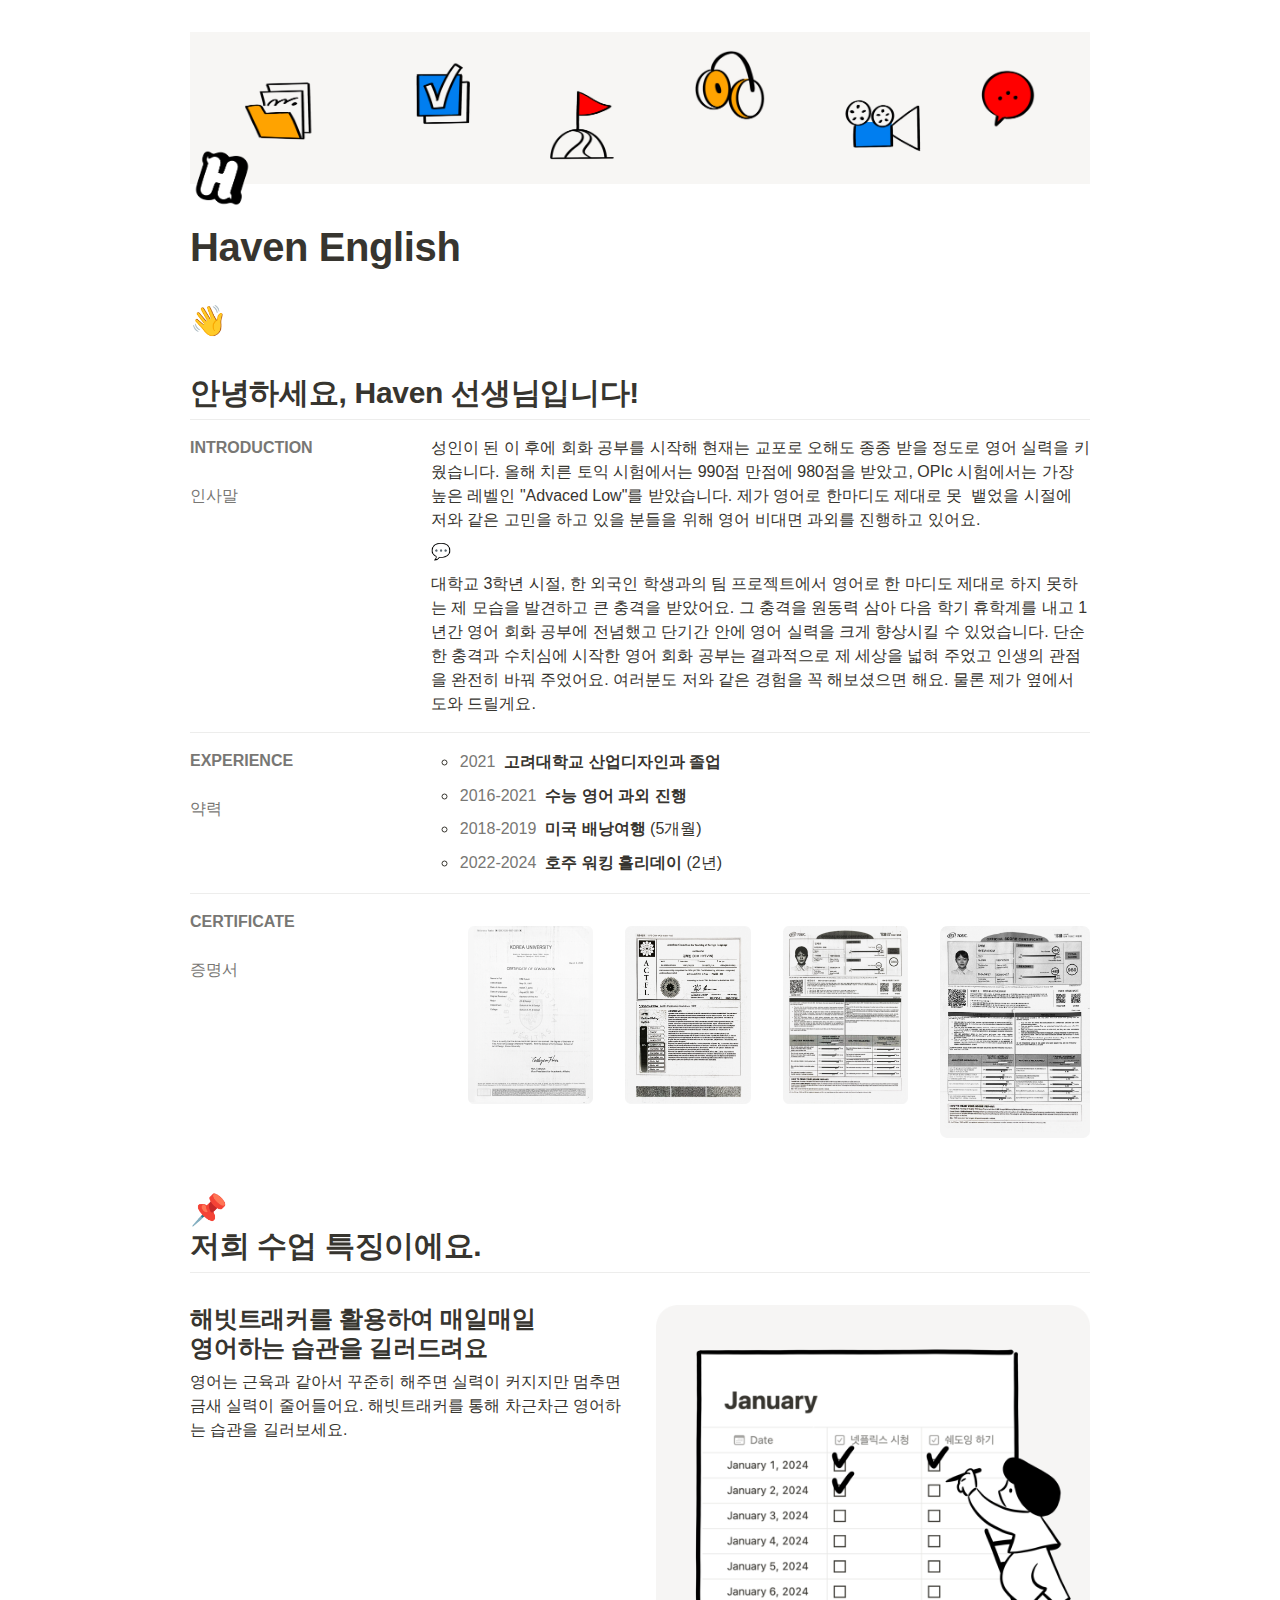
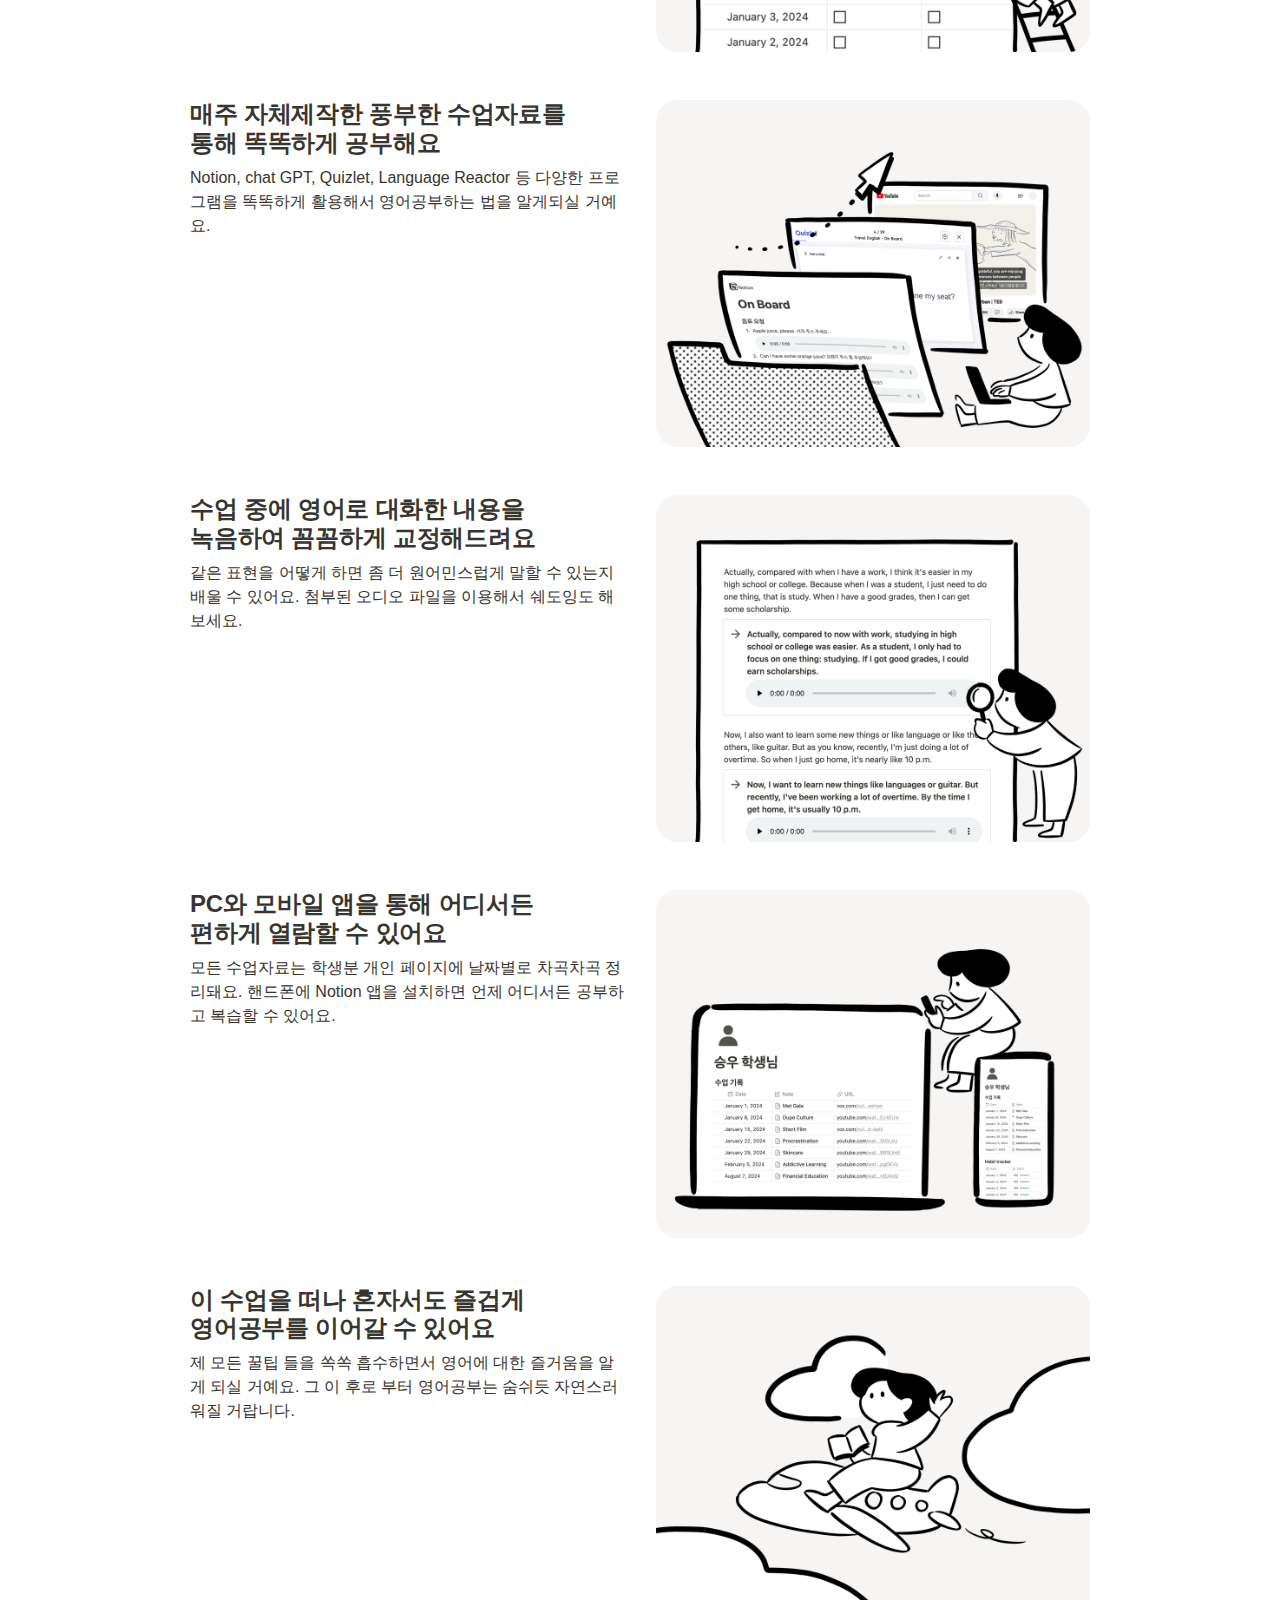
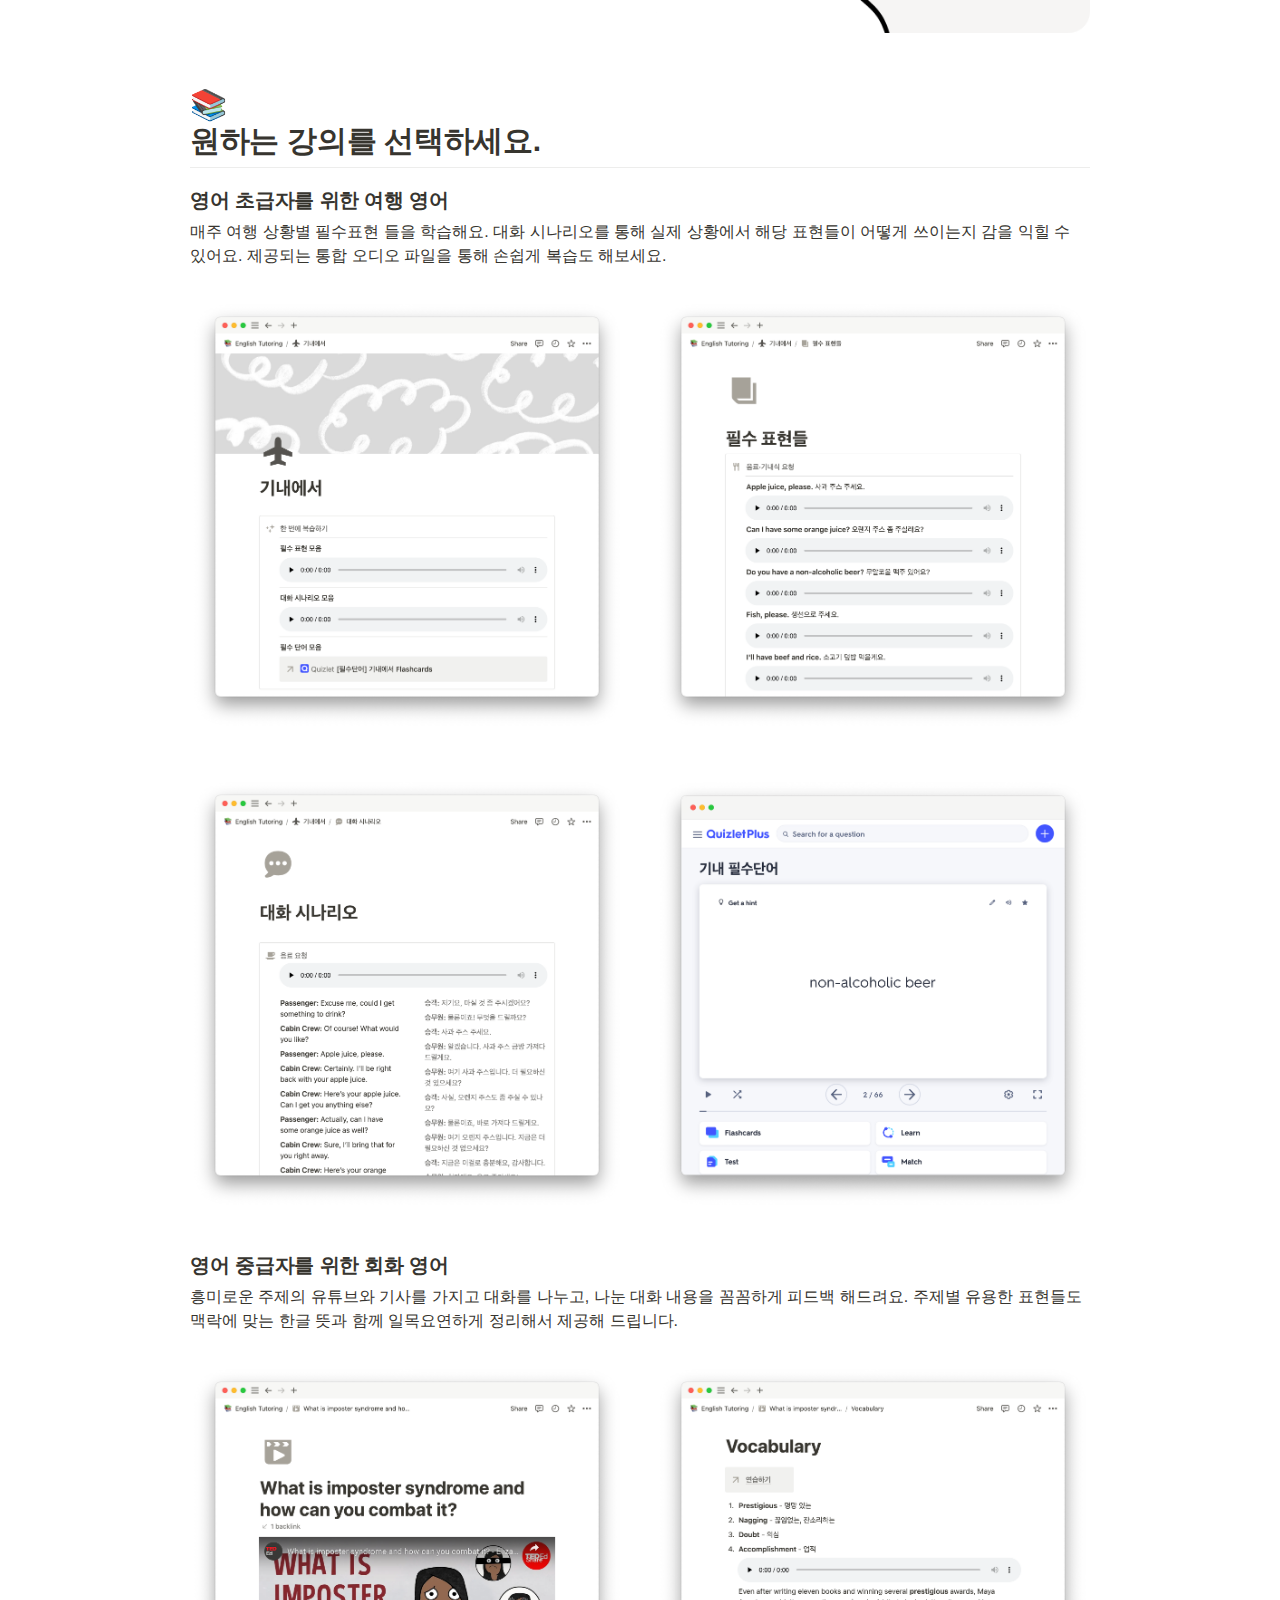
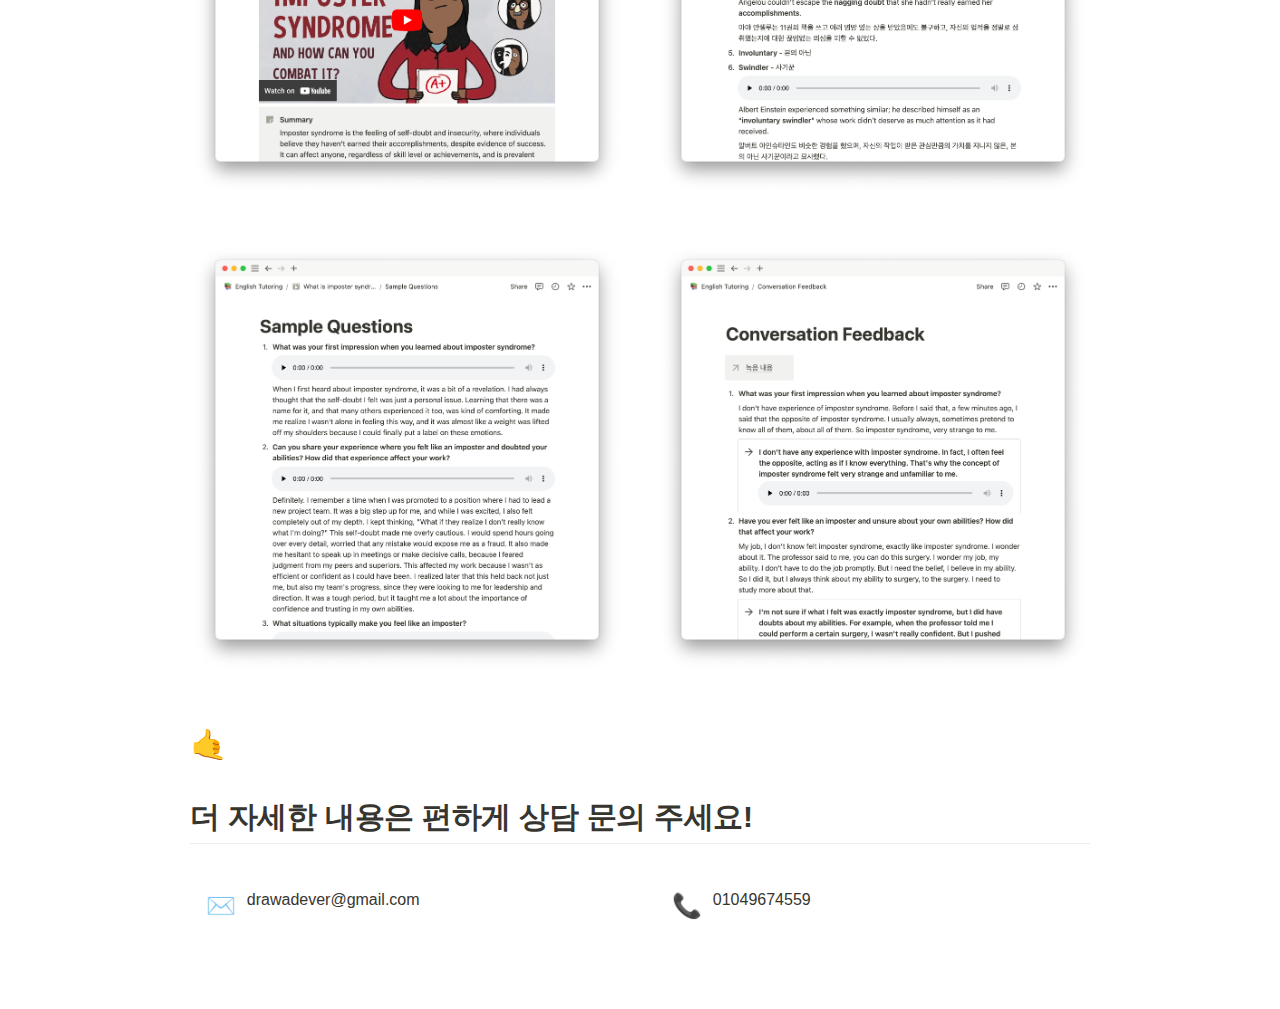
<file: index.html>
<html><head><meta http-equiv="Content-Type" content="text/html; charset=utf-8"/><title>Haven English</title><style>
/* cspell:disable-file */
/* webkit printing magic: print all background colors */
html {
	-webkit-print-color-adjust: exact;
}
* {
	box-sizing: border-box;
	-webkit-print-color-adjust: exact;
}

html,
body {
	margin: 0;
	padding: 0;
}
@media only screen {
	body {
		margin: 2em auto;
		max-width: 900px;
		color: rgb(55, 53, 47);
	}
}

body {
	line-height: 1.5;
	white-space: pre-wrap;
}

a,
a.visited {
	color: inherit;
	text-decoration: underline;
}

.pdf-relative-link-path {
	font-size: 80%;
	color: #444;
}

h1,
h2,
h3 {
	letter-spacing: -0.01em;
	line-height: 1.2;
	font-weight: 600;
	margin-bottom: 0;
}

.page-title {
	font-size: 2.5rem;
	font-weight: 700;
	margin-top: 0;
	margin-bottom: 0.75em;
}

h1 {
	font-size: 1.875rem;
	margin-top: 1.875rem;
}

h2 {
	font-size: 1.5rem;
	margin-top: 1.5rem;
}

h3 {
	font-size: 1.25rem;
	margin-top: 1.25rem;
}

.source {
	border: 1px solid #ddd;
	border-radius: 3px;
	padding: 1.5em;
	word-break: break-all;
}

.callout {
	border-radius: 3px;
	padding: 1rem;
}

figure {
	margin: 1.25em 0;
	page-break-inside: avoid;
}

figcaption {
	opacity: 0.5;
	font-size: 85%;
	margin-top: 0.5em;
}

mark {
	background-color: transparent;
}

.indented {
	padding-left: 1.5em;
}

hr {
	background: transparent;
	display: block;
	width: 100%;
	height: 1px;
	visibility: visible;
	border: none;
	border-bottom: 1px solid rgba(55, 53, 47, 0.09);
}

img {
	max-width: 100%;
}

@media only print {
	img {
		max-height: 100vh;
		object-fit: contain;
	}
}

@page {
	margin: 1in;
}

.collection-content {
	font-size: 0.875rem;
}

.column-list {
	display: flex;
	justify-content: space-between;
}

.column {
	padding: 0 1em;
}

.column:first-child {
	padding-left: 0;
}

.column:last-child {
	padding-right: 0;
}

.table_of_contents-item {
	display: block;
	font-size: 0.875rem;
	line-height: 1.3;
	padding: 0.125rem;
}

.table_of_contents-indent-1 {
	margin-left: 1.5rem;
}

.table_of_contents-indent-2 {
	margin-left: 3rem;
}

.table_of_contents-indent-3 {
	margin-left: 4.5rem;
}

.table_of_contents-link {
	text-decoration: none;
	opacity: 0.7;
	border-bottom: 1px solid rgba(55, 53, 47, 0.18);
}

table,
th,
td {
	border: 1px solid rgba(55, 53, 47, 0.09);
	border-collapse: collapse;
}

table {
	border-left: none;
	border-right: none;
}

th,
td {
	font-weight: normal;
	padding: 0.25em 0.5em;
	line-height: 1.5;
	min-height: 1.5em;
	text-align: left;
}

th {
	color: rgba(55, 53, 47, 0.6);
}

ol,
ul {
	margin: 0;
	margin-block-start: 0.6em;
	margin-block-end: 0.6em;
}

li > ol:first-child,
li > ul:first-child {
	margin-block-start: 0.6em;
}

ul > li {
	list-style: disc;
}

ul.to-do-list {
	padding-inline-start: 0;
}

ul.to-do-list > li {
	list-style: none;
}

.to-do-children-checked {
	text-decoration: line-through;
	opacity: 0.375;
}

ul.toggle > li {
	list-style: none;
}

ul {
	padding-inline-start: 1.7em;
}

ul > li {
	padding-left: 0.1em;
}

ol {
	padding-inline-start: 1.6em;
}

ol > li {
	padding-left: 0.2em;
}

.mono ol {
	padding-inline-start: 2em;
}

.mono ol > li {
	text-indent: -0.4em;
}

.toggle {
	padding-inline-start: 0em;
	list-style-type: none;
}

/* Indent toggle children */
.toggle > li > details {
	padding-left: 1.7em;
}

.toggle > li > details > summary {
	margin-left: -1.1em;
}

.selected-value {
	display: inline-block;
	padding: 0 0.5em;
	background: rgba(206, 205, 202, 0.5);
	border-radius: 3px;
	margin-right: 0.5em;
	margin-top: 0.3em;
	margin-bottom: 0.3em;
	white-space: nowrap;
}

.collection-title {
	display: inline-block;
	margin-right: 1em;
}

.page-description {
    margin-bottom: 2em;
}

.simple-table {
	margin-top: 1em;
	font-size: 0.875rem;
	empty-cells: show;
}
.simple-table td {
	height: 29px;
	min-width: 120px;
}

.simple-table th {
	height: 29px;
	min-width: 120px;
}

.simple-table-header-color {
	background: rgb(247, 246, 243);
	color: black;
}
.simple-table-header {
	font-weight: 500;
}

time {
	opacity: 0.5;
}

.icon {
	display: inline-block;
	max-width: 1.2em;
	max-height: 1.2em;
	text-decoration: none;
	vertical-align: text-bottom;
	margin-right: 0.5em;
}

img.icon {
	border-radius: 3px;
}

.user-icon {
	width: 1.5em;
	height: 1.5em;
	border-radius: 100%;
	margin-right: 0.5rem;
}

.user-icon-inner {
	font-size: 0.8em;
}

.text-icon {
	border: 1px solid #000;
	text-align: center;
}

.page-cover-image {
	display: block;
	object-fit: cover;
	width: 100%;
	max-height: 30vh;
}

.page-header-icon {
	font-size: 3rem;
	margin-bottom: 1rem;
}

.page-header-icon-with-cover {
	margin-top: -0.72em;
	margin-left: 0.07em;
}

.page-header-icon img {
	border-radius: 3px;
}

.link-to-page {
	margin: 1em 0;
	padding: 0;
	border: none;
	font-weight: 500;
}

p > .user {
	opacity: 0.5;
}

td > .user,
td > time {
	white-space: nowrap;
}

input[type="checkbox"] {
	transform: scale(1.5);
	margin-right: 0.6em;
	vertical-align: middle;
}

p {
	margin-top: 0.5em;
	margin-bottom: 0.5em;
}

.image {
	border: none;
	margin: 1.5em 0;
	padding: 0;
	border-radius: 0;
	text-align: center;
}

.code,
code {
	background: rgba(135, 131, 120, 0.15);
	border-radius: 3px;
	padding: 0.2em 0.4em;
	border-radius: 3px;
	font-size: 85%;
	tab-size: 2;
}

code {
	color: #eb5757;
}

.code {
	padding: 1.5em 1em;
}

.code-wrap {
	white-space: pre-wrap;
	word-break: break-all;
}

.code > code {
	background: none;
	padding: 0;
	font-size: 100%;
	color: inherit;
}

blockquote {
	font-size: 1.25em;
	margin: 1em 0;
	padding-left: 1em;
	border-left: 3px solid rgb(55, 53, 47);
}

.bookmark {
	text-decoration: none;
	max-height: 8em;
	padding: 0;
	display: flex;
	width: 100%;
	align-items: stretch;
}

.bookmark-title {
	font-size: 0.85em;
	overflow: hidden;
	text-overflow: ellipsis;
	height: 1.75em;
	white-space: nowrap;
}

.bookmark-text {
	display: flex;
	flex-direction: column;
}

.bookmark-info {
	flex: 4 1 180px;
	padding: 12px 14px 14px;
	display: flex;
	flex-direction: column;
	justify-content: space-between;
}

.bookmark-image {
	width: 33%;
	flex: 1 1 180px;
	display: block;
	position: relative;
	object-fit: cover;
	border-radius: 1px;
}

.bookmark-description {
	color: rgba(55, 53, 47, 0.6);
	font-size: 0.75em;
	overflow: hidden;
	max-height: 4.5em;
	word-break: break-word;
}

.bookmark-href {
	font-size: 0.75em;
	margin-top: 0.25em;
}

.sans { font-family: ui-sans-serif, -apple-system, BlinkMacSystemFont, "Segoe UI Variable Display", "Segoe UI", Helvetica, "Apple Color Emoji", Arial, sans-serif, "Segoe UI Emoji", "Segoe UI Symbol"; }
.code { font-family: "SFMono-Regular", Menlo, Consolas, "PT Mono", "Liberation Mono", Courier, monospace; }
.serif { font-family: Lyon-Text, Georgia, ui-serif, serif; }
.mono { font-family: iawriter-mono, Nitti, Menlo, Courier, monospace; }
.pdf .sans { font-family: Inter, ui-sans-serif, -apple-system, BlinkMacSystemFont, "Segoe UI Variable Display", "Segoe UI", Helvetica, "Apple Color Emoji", Arial, sans-serif, "Segoe UI Emoji", "Segoe UI Symbol", 'Twemoji', 'Noto Color Emoji', 'Noto Sans CJK JP'; }
.pdf:lang(zh-CN) .sans { font-family: Inter, ui-sans-serif, -apple-system, BlinkMacSystemFont, "Segoe UI Variable Display", "Segoe UI", Helvetica, "Apple Color Emoji", Arial, sans-serif, "Segoe UI Emoji", "Segoe UI Symbol", 'Twemoji', 'Noto Color Emoji', 'Noto Sans CJK SC'; }
.pdf:lang(zh-TW) .sans { font-family: Inter, ui-sans-serif, -apple-system, BlinkMacSystemFont, "Segoe UI Variable Display", "Segoe UI", Helvetica, "Apple Color Emoji", Arial, sans-serif, "Segoe UI Emoji", "Segoe UI Symbol", 'Twemoji', 'Noto Color Emoji', 'Noto Sans CJK TC'; }
.pdf:lang(ko-KR) .sans { font-family: Inter, ui-sans-serif, -apple-system, BlinkMacSystemFont, "Segoe UI Variable Display", "Segoe UI", Helvetica, "Apple Color Emoji", Arial, sans-serif, "Segoe UI Emoji", "Segoe UI Symbol", 'Twemoji', 'Noto Color Emoji', 'Noto Sans CJK KR'; }
.pdf .code { font-family: Source Code Pro, "SFMono-Regular", Menlo, Consolas, "PT Mono", "Liberation Mono", Courier, monospace, 'Twemoji', 'Noto Color Emoji', 'Noto Sans Mono CJK JP'; }
.pdf:lang(zh-CN) .code { font-family: Source Code Pro, "SFMono-Regular", Menlo, Consolas, "PT Mono", "Liberation Mono", Courier, monospace, 'Twemoji', 'Noto Color Emoji', 'Noto Sans Mono CJK SC'; }
.pdf:lang(zh-TW) .code { font-family: Source Code Pro, "SFMono-Regular", Menlo, Consolas, "PT Mono", "Liberation Mono", Courier, monospace, 'Twemoji', 'Noto Color Emoji', 'Noto Sans Mono CJK TC'; }
.pdf:lang(ko-KR) .code { font-family: Source Code Pro, "SFMono-Regular", Menlo, Consolas, "PT Mono", "Liberation Mono", Courier, monospace, 'Twemoji', 'Noto Color Emoji', 'Noto Sans Mono CJK KR'; }
.pdf .serif { font-family: PT Serif, Lyon-Text, Georgia, ui-serif, serif, 'Twemoji', 'Noto Color Emoji', 'Noto Serif CJK JP'; }
.pdf:lang(zh-CN) .serif { font-family: PT Serif, Lyon-Text, Georgia, ui-serif, serif, 'Twemoji', 'Noto Color Emoji', 'Noto Serif CJK SC'; }
.pdf:lang(zh-TW) .serif { font-family: PT Serif, Lyon-Text, Georgia, ui-serif, serif, 'Twemoji', 'Noto Color Emoji', 'Noto Serif CJK TC'; }
.pdf:lang(ko-KR) .serif { font-family: PT Serif, Lyon-Text, Georgia, ui-serif, serif, 'Twemoji', 'Noto Color Emoji', 'Noto Serif CJK KR'; }
.pdf .mono { font-family: PT Mono, iawriter-mono, Nitti, Menlo, Courier, monospace, 'Twemoji', 'Noto Color Emoji', 'Noto Sans Mono CJK JP'; }
.pdf:lang(zh-CN) .mono { font-family: PT Mono, iawriter-mono, Nitti, Menlo, Courier, monospace, 'Twemoji', 'Noto Color Emoji', 'Noto Sans Mono CJK SC'; }
.pdf:lang(zh-TW) .mono { font-family: PT Mono, iawriter-mono, Nitti, Menlo, Courier, monospace, 'Twemoji', 'Noto Color Emoji', 'Noto Sans Mono CJK TC'; }
.pdf:lang(ko-KR) .mono { font-family: PT Mono, iawriter-mono, Nitti, Menlo, Courier, monospace, 'Twemoji', 'Noto Color Emoji', 'Noto Sans Mono CJK KR'; }
.highlight-default {
	color: rgba(55, 53, 47, 1);
}
.highlight-gray {
	color: rgba(120, 119, 116, 1);
	fill: rgba(120, 119, 116, 1);
}
.highlight-brown {
	color: rgba(159, 107, 83, 1);
	fill: rgba(159, 107, 83, 1);
}
.highlight-orange {
	color: rgba(217, 115, 13, 1);
	fill: rgba(217, 115, 13, 1);
}
.highlight-yellow {
	color: rgba(203, 145, 47, 1);
	fill: rgba(203, 145, 47, 1);
}
.highlight-teal {
	color: rgba(68, 131, 97, 1);
	fill: rgba(68, 131, 97, 1);
}
.highlight-blue {
	color: rgba(51, 126, 169, 1);
	fill: rgba(51, 126, 169, 1);
}
.highlight-purple {
	color: rgba(144, 101, 176, 1);
	fill: rgba(144, 101, 176, 1);
}
.highlight-pink {
	color: rgba(193, 76, 138, 1);
	fill: rgba(193, 76, 138, 1);
}
.highlight-red {
	color: rgba(212, 76, 71, 1);
	fill: rgba(212, 76, 71, 1);
}
.highlight-default_background {
	color: rgba(55, 53, 47, 1);
}
.highlight-gray_background {
	background: rgba(241, 241, 239, 1);
}
.highlight-brown_background {
	background: rgba(244, 238, 238, 1);
}
.highlight-orange_background {
	background: rgba(251, 236, 221, 1);
}
.highlight-yellow_background {
	background: rgba(251, 237, 214, 1);
}
.highlight-teal_background {
	background: rgba(237, 243, 236, 1);
}
.highlight-blue_background {
	background: rgba(231, 243, 248, 1);
}
.highlight-purple_background {
	background: rgba(244, 240, 247, 0.8);
}
.highlight-pink_background {
	background: rgba(249, 238, 243, 0.8);
}
.highlight-red_background {
	background: rgba(253, 235, 236, 1);
}
.block-color-default {
	color: inherit;
	fill: inherit;
}
.block-color-gray {
	color: rgba(120, 119, 116, 1);
	fill: rgba(120, 119, 116, 1);
}
.block-color-brown {
	color: rgba(159, 107, 83, 1);
	fill: rgba(159, 107, 83, 1);
}
.block-color-orange {
	color: rgba(217, 115, 13, 1);
	fill: rgba(217, 115, 13, 1);
}
.block-color-yellow {
	color: rgba(203, 145, 47, 1);
	fill: rgba(203, 145, 47, 1);
}
.block-color-teal {
	color: rgba(68, 131, 97, 1);
	fill: rgba(68, 131, 97, 1);
}
.block-color-blue {
	color: rgba(51, 126, 169, 1);
	fill: rgba(51, 126, 169, 1);
}
.block-color-purple {
	color: rgba(144, 101, 176, 1);
	fill: rgba(144, 101, 176, 1);
}
.block-color-pink {
	color: rgba(193, 76, 138, 1);
	fill: rgba(193, 76, 138, 1);
}
.block-color-red {
	color: rgba(212, 76, 71, 1);
	fill: rgba(212, 76, 71, 1);
}
.block-color-default_background {
	color: inherit;
	fill: inherit;
}
.block-color-gray_background {
	background: rgba(241, 241, 239, 1);
}
.block-color-brown_background {
	background: rgba(244, 238, 238, 1);
}
.block-color-orange_background {
	background: rgba(251, 236, 221, 1);
}
.block-color-yellow_background {
	background: rgba(251, 237, 214, 1);
}
.block-color-teal_background {
	background: rgba(237, 243, 236, 1);
}
.block-color-blue_background {
	background: rgba(231, 243, 248, 1);
}
.block-color-purple_background {
	background: rgba(244, 240, 247, 0.8);
}
.block-color-pink_background {
	background: rgba(249, 238, 243, 0.8);
}
.block-color-red_background {
	background: rgba(253, 235, 236, 1);
}
.select-value-color-uiBlue { background-color: rgba(35, 131, 226, .07); }
.select-value-color-pink { background-color: rgba(245, 224, 233, 1); }
.select-value-color-purple { background-color: rgba(232, 222, 238, 1); }
.select-value-color-green { background-color: rgba(219, 237, 219, 1); }
.select-value-color-gray { background-color: rgba(227, 226, 224, 1); }
.select-value-color-transparentGray { background-color: rgba(227, 226, 224, 0); }
.select-value-color-translucentGray { background-color: rgba(0, 0, 0, 0.06); }
.select-value-color-orange { background-color: rgba(250, 222, 201, 1); }
.select-value-color-brown { background-color: rgba(238, 224, 218, 1); }
.select-value-color-red { background-color: rgba(255, 226, 221, 1); }
.select-value-color-yellow { background-color: rgba(249, 228, 188, 1); }
.select-value-color-blue { background-color: rgba(211, 229, 239, 1); }
.select-value-color-pageGlass { background-color: undefined; }
.select-value-color-washGlass { background-color: undefined; }

.checkbox {
	display: inline-flex;
	vertical-align: text-bottom;
	width: 16;
	height: 16;
	background-size: 16px;
	margin-left: 2px;
	margin-right: 5px;
}

.checkbox-on {
	background-image: url("data:image/svg+xml;charset=UTF-8,%3Csvg%20width%3D%2216%22%20height%3D%2216%22%20viewBox%3D%220%200%2016%2016%22%20fill%3D%22none%22%20xmlns%3D%22http%3A%2F%2Fwww.w3.org%2F2000%2Fsvg%22%3E%0A%3Crect%20width%3D%2216%22%20height%3D%2216%22%20fill%3D%22%2358A9D7%22%2F%3E%0A%3Cpath%20d%3D%22M6.71429%2012.2852L14%204.9995L12.7143%203.71436L6.71429%209.71378L3.28571%206.2831L2%207.57092L6.71429%2012.2852Z%22%20fill%3D%22white%22%2F%3E%0A%3C%2Fsvg%3E");
}

.checkbox-off {
	background-image: url("data:image/svg+xml;charset=UTF-8,%3Csvg%20width%3D%2216%22%20height%3D%2216%22%20viewBox%3D%220%200%2016%2016%22%20fill%3D%22none%22%20xmlns%3D%22http%3A%2F%2Fwww.w3.org%2F2000%2Fsvg%22%3E%0A%3Crect%20x%3D%220.75%22%20y%3D%220.75%22%20width%3D%2214.5%22%20height%3D%2214.5%22%20fill%3D%22white%22%20stroke%3D%22%2336352F%22%20stroke-width%3D%221.5%22%2F%3E%0A%3C%2Fsvg%3E");
}
	
</style></head><body><article id="6dfee51e-5676-427c-9540-1fa38d648b0f" class="page sans"><header><img class="page-cover-image" src="Haven%20English%206dfee51e5676427c95401fa38d648b0f/Untitled_Artwork.jpg" style="object-position:center 50%"/><div class="page-header-icon page-header-icon-with-cover"><img class="icon" src="Haven%20English%206dfee51e5676427c95401fa38d648b0f/%25E1%2584%2592%25E1%2585%25A2%25E1%2584%258B%25E1%2585%25B5%25E1%2584%2587%25E1%2585%25B3%25E1%2586%25AB-%25E1%2584%2585%25E1%2585%25A9%25E1%2584%2580%25E1%2585%25A9-big.png"/></div><h1 class="page-title">Haven English</h1><p class="page-description"></p></header><div class="page-body"><h1 id="a85f0192-5bab-4500-afff-139323331034" class="">👋<br/><br/><strong>안녕하세요, Haven 선생님입니다!</strong></h1><hr id="83951d46-f4c2-4605-b06b-4be6530c967c"/><div id="e1d301c6-b7a3-4619-9561-1c3cbbcedb28" class="column-list"><div id="344de3ab-a786-4190-8a15-feaddc76abbd" style="width:25%" class="column"><p id="2516499a-3850-42e9-81ea-8edd47c9337e" class="block-color-gray"><strong>INTRODUCTION<br/><br/></strong>인사말</p></div><div id="de19d09f-2773-474d-9632-63ab8e38bf5c" style="width:75%" class="column"><p id="d8e61b3c-acf2-490a-afb3-b6b78f3e1ca1" class="">성인이 된 이 후에 회화 공부를 시작해 현재는 교포로 오해도 종종 받을 정도로 영어 실력을 키웠습니다. 올해 치른 토익 시험에서는 990점 만점에 980점을 받았고, OPIc 시험에서는 가장 높은 레벨인 &quot;Advaced Low&quot;를 받았습니다. 제가 영어로 한마디도 제대로 못  뱉었을 시절에 저와 같은 고민을 하고 있을 분들을 위해 영어 비대면 과외를 진행하고 있어요.</p><p id="81c121c6-2349-4634-a626-d09dcd594d3c" class="">💬</p><p id="3238a9db-c26d-4458-b700-b9e0b264a866" class="">대학교 3학년 시절, 한 외국인 학생과의 팀 프로젝트에서 영어로 한 마디도 제대로 하지 못하는 제 모습을 발견하고 큰 충격을 받았어요. 그 충격을 원동력 삼아 다음 학기 휴학계를 내고 1년간 영어 회화 공부에 전념했고 단기간 안에 영어 실력을 크게 향상시킬 수 있었습니다. 단순한 충격과 수치심에 시작한 영어 회화 공부는 결과적으로 제 세상을 넓혀 주었고 인생의 관점을 완전히 바꿔 주었어요. 여러분도 저와 같은 경험을 꼭 해보셨으면 해요. 물론 제가 옆에서 도와 드릴게요.</p></div></div><hr id="85a577c3-484e-4dfb-a23a-d00dac31359d"/><div id="ece74a17-9c7b-463a-a333-2070dfc6e6db" class="column-list"><div id="3be503b5-694e-4b3d-a1f8-daef9ecd9b66" style="width:25%" class="column"><p id="87dc8be3-6d6a-425c-81c7-cfd39b7fdd39" class="block-color-default"><mark class="highlight-gray"><strong>EXPERIENCE<br/><br/></strong></mark><mark class="highlight-gray">약력</mark></p></div><div id="fb767787-6b2d-42c4-a352-f27041a292a1" style="width:75%" class="column"><ul id="7271c866-133e-47f9-aef0-10cb4d04f6d5" class="block-color-default bulleted-list"><li style="list-style-type:circle"><mark class="highlight-gray">2021</mark>  <strong>고려대학교 산업디자인과 졸업</strong></li></ul><ul id="0efcaeb5-2bf3-4fae-8d5a-8a34e53dc5f4" class="block-color-default bulleted-list"><li style="list-style-type:circle"><mark class="highlight-gray">2016-2021</mark>  <strong>수능 영어 과외 진행</strong></li></ul><ul id="65c164b5-4ef4-4585-b240-e6b1c0d66c08" class="block-color-default bulleted-list"><li style="list-style-type:circle"><mark class="highlight-gray">2018-2019</mark>  <strong>미국 배낭여행</strong> (5개월)</li></ul><ul id="76e6babc-c11b-439c-895b-510d6e0b52f9" class="block-color-default bulleted-list"><li style="list-style-type:circle"><mark class="highlight-gray">2022-2024</mark>  <strong>호주 워킹 홀리데이</strong> (2년)</li></ul></div></div><hr id="23d51fa3-3416-44f6-a19a-1a98584eb571"/><div id="0e6e596e-16c8-4d1b-abfe-fa324a19b951" class="column-list"><div id="10904cf1-15a6-40a4-9e08-af9f0cad2113" style="width:29.090909090909093%" class="column"><p id="6485d033-a339-4e41-9685-2d6102fd23c9" class="block-color-default"><mark class="highlight-gray"><strong>CERTIFICATE<br/><br/></strong></mark><mark class="highlight-gray">증명서</mark></p></div><div id="05ca005d-8402-42fd-a3b6-62f522a44446" style="width:17.5%" class="column"><figure id="7cb82a4a-4246-4dec-9614-1beaa7612176" class="image"><a href="Haven%20English%206dfee51e5676427c95401fa38d648b0f/1.png"><img style="width:1000px" src="Haven%20English%206dfee51e5676427c95401fa38d648b0f/1.png"/></a></figure></div><div id="e22ae5dd-9d88-4b6e-a653-811740a18113" style="width:17.5%" class="column"><figure id="e0cdb7a8-f279-4574-ac31-98735215bf00" class="image"><a href="Haven%20English%206dfee51e5676427c95401fa38d648b0f/2.png"><img style="width:1000px" src="Haven%20English%206dfee51e5676427c95401fa38d648b0f/2.png"/></a></figure></div><div id="16d64745-bbde-4685-a4d3-c75d0b664c27" style="width:17.5%" class="column"><figure id="adee303d-b25f-4936-b242-5f3865b8323d" class="image"><a href="Haven%20English%206dfee51e5676427c95401fa38d648b0f/3.png"><img style="width:1000px" src="Haven%20English%206dfee51e5676427c95401fa38d648b0f/3.png"/></a></figure></div><div id="4d4edd5d-58b8-462d-a78d-35dde6a6d67a" style="width:18.40909090909092%" class="column"><figure id="a9e89b3b-edb0-4a6c-a897-6257a36fc2b0" class="image"><a href="Haven%20English%206dfee51e5676427c95401fa38d648b0f/4.png"><img style="width:1000px" src="Haven%20English%206dfee51e5676427c95401fa38d648b0f/4.png"/></a></figure></div></div><h1 id="0a1c6992-e11d-4933-a13b-5da7726c7af0" class="">📌<br/>저희 수업 특징이에요.<br/></h1><hr id="5b406a5e-1cbc-48c9-bc9f-a87aede8c4a8"/><div id="123533b1-f0b4-4cab-81be-85e8a0f4cf3f" class="column-list"><div id="a94288e0-22b4-43a9-b544-6698db672b67" style="width:50.000000000000014%" class="column"><h2 id="2d374315-4536-4ae2-9d0f-ec2f41836cfe" class="">해빗트래커를 활용하여 매일매일<br/>영어하는 습관을 길러드려요<br/></h2><p id="e15f9f74-e184-4cb0-9c17-1d909285b4b9" class="">영어는 근육과 같아서 꾸준히 해주면 실력이 커지지만 멈추면 금새 실력이 줄어들어요. 해빗트래커를 통해 차근차근 영어하는 습관을 길러보세요.</p></div><div id="0c00b6ab-0338-45fe-b4fa-064add4935e9" style="width:50%" class="column"><figure id="f065621d-1caa-43d3-98f4-c43419424a85" class="image"><a href="Haven%20English%206dfee51e5676427c95401fa38d648b0f/1%201.png"><img style="width:751px" src="Haven%20English%206dfee51e5676427c95401fa38d648b0f/1%201.png"/></a></figure></div></div><div id="94ea003b-8636-413f-9488-199e01968839" class="column-list"><div id="e4a29d63-3257-4abf-9150-bd68f8f9afbf" style="width:50.00000000000002%" class="column"><h2 id="86b5b42d-ffc6-41fd-a3a3-49d230449da5" class="">매주 자체제작한 풍부한 수업자료를<br/>통해 똑똑하게 공부해요<br/></h2><p id="70f7510c-f667-4003-81c6-dec04a419b0d" class="">Notion, chat GPT, Quizlet, Language Reactor 등 다양한 프로그램을 똑똑하게 활용해서 영어공부하는 법을 알게되실 거예요.</p></div><div id="66f07a4a-9c74-4ac0-823e-c80305b44e0a" style="width:50%" class="column"><figure id="5bfeda03-b7cb-4aa3-9de8-deb309209dee" class="image"><a href="Haven%20English%206dfee51e5676427c95401fa38d648b0f/2%201.png"><img style="width:751px" src="Haven%20English%206dfee51e5676427c95401fa38d648b0f/2%201.png"/></a></figure></div></div><div id="43d2a9ea-bcc7-4574-83f2-4b5bcdc87302" class="column-list"><div id="dd07bd54-108e-4324-837f-9b71e455c161" style="width:50%" class="column"><h2 id="11a05540-cb78-419a-9b25-a542e53686cc" class="">수업 중에 영어로 대화한 내용을<br/>녹음하여 꼼꼼하게 교정해드려요<br/></h2><p id="cc3e1ed0-381c-4b12-ad0d-456a756cf2ed" class="">같은 표현을 어떻게 하면 좀 더 원어민스럽게 말할 수 있는지 배울 수 있어요. 첨부된 오디오 파일을 이용해서 쉐도잉도 해 보세요.</p></div><div id="f29bd381-5cf2-4f9b-afbf-c6c24443ebee" style="width:50.00000000000004%" class="column"><figure id="d60132b2-91b7-4ca1-af5e-18de97e48122" class="image"><a href="Haven%20English%206dfee51e5676427c95401fa38d648b0f/3%201.png"><img style="width:751px" src="Haven%20English%206dfee51e5676427c95401fa38d648b0f/3%201.png"/></a></figure></div></div><div id="d921bbde-bd18-4116-b831-6b006754ccb6" class="column-list"><div id="80adf741-c923-4e9d-9672-c2acf8224908" style="width:50%" class="column"><h2 id="865b1113-324f-48dc-8a71-b6d814a5ba51" class="">PC와 모바일 앱을 통해 어디서든<br/>편하게 열람할 수 있어요<br/></h2><p id="937c4ed7-10bb-4981-b9d7-bee8ad2b88f0" class="">모든 수업자료는 학생분 개인 페이지에 날짜별로 차곡차곡 정리돼요. 핸드폰에 Notion 앱을 설치하면 언제 어디서든 공부하고 복습할 수 있어요.</p></div><div id="771acd5f-f55b-4cc8-a5aa-e33de2f9267c" style="width:50%" class="column"><figure id="d8129064-34e4-46f9-81c6-99727d6a4def" class="image"><a href="Haven%20English%206dfee51e5676427c95401fa38d648b0f/4%201.png"><img style="width:751px" src="Haven%20English%206dfee51e5676427c95401fa38d648b0f/4%201.png"/></a></figure></div></div><div id="029bea09-a1db-42c0-96d9-f95b8948be9a" class="column-list"><div id="e6b61dbd-3e9b-4086-a338-6d75b94ccec9" style="width:50.000000000000014%" class="column"><h2 id="f14fb08b-da8a-4320-83ec-f43a33770e24" class="">이 수업을 떠나 혼자서도 즐겁게<br/>영어공부를 이어갈 수 있어요<br/></h2><p id="d25b59dd-86a9-463a-8a26-7d7a15777d71" class="">제 모든 꿀팁 들을 쏙쏙 흡수하면서 영어에 대한 즐거움을 알게 되실 거예요. 그 이 후로 부터 영어공부는 숨쉬듯 자연스러워질 거랍니다.</p></div><div id="93f56828-8346-4f90-8c75-4b63ea09e478" style="width:50%" class="column"><figure id="6c360633-990e-4228-97f7-8ec15b5c96d5" class="image"><a href="Haven%20English%206dfee51e5676427c95401fa38d648b0f/5.png"><img style="width:751px" src="Haven%20English%206dfee51e5676427c95401fa38d648b0f/5.png"/></a></figure></div></div><h1 id="4ec00bec-9907-424b-80e0-23d64d0913b0" class="">📚<br/>원하는 강의를 선택하세요.<br/></h1><hr id="d18d56b9-001e-4eac-9b36-be36f864780c"/><h3 id="8e186cc6-5fa2-4627-b677-f9919f7190da" class="block-color-default"><strong>영어 초급자를 위한 여행 영어</strong></h3><p id="e56983fc-f2b8-4e12-a248-6ef988fc59fb" class="">매주 여행 상황별 필수표현 들을 학습해요. 대화 시나리오를 통해 실제 상황에서 해당 표현들이 어떻게 쓰이는지 감을 익힐 수 있어요. 제공되는 통합 오디오 파일을 통해 손쉽게 복습도 해보세요.</p><div id="c2430695-4377-43f3-af03-e457b5465f96" class="column-list"><div id="c8097862-0c1d-4afc-bb88-6e067921cabe" style="width:50%" class="column"><figure id="51030693-33eb-4ae9-bca4-2efa9387618e" class="image"><a href="Haven%20English%206dfee51e5676427c95401fa38d648b0f/1%202.png"><img style="width:1914px" src="Haven%20English%206dfee51e5676427c95401fa38d648b0f/1%202.png"/></a></figure></div><div id="436ee8c4-11ec-4120-8c34-ba844e94adbc" style="width:50%" class="column"><figure id="3900ef36-06ca-4102-ae73-a743531d0500" class="image"><a href="Haven%20English%206dfee51e5676427c95401fa38d648b0f/2%202.png"><img style="width:1914px" src="Haven%20English%206dfee51e5676427c95401fa38d648b0f/2%202.png"/></a></figure></div></div><div id="9ff6f4f0-b36e-40d3-ba1c-8698b3fa2eae" class="column-list"><div id="edc137fe-376f-4780-ad67-3de565b98fb4" style="width:50%" class="column"><figure id="7fee699d-f997-4536-8b40-926a662376b2" class="image"><a href="Haven%20English%206dfee51e5676427c95401fa38d648b0f/3%202.png"><img style="width:1914px" src="Haven%20English%206dfee51e5676427c95401fa38d648b0f/3%202.png"/></a></figure></div><div id="459ef749-83ec-49e4-9047-fd545b63003d" style="width:50%" class="column"><figure id="3242a8b8-bd9c-402a-849d-0b1f344428bd" class="image"><a href="Haven%20English%206dfee51e5676427c95401fa38d648b0f/4%202.png"><img style="width:1914px" src="Haven%20English%206dfee51e5676427c95401fa38d648b0f/4%202.png"/></a></figure></div></div><h3 id="855e5462-7f26-44e7-9afd-244bad8e3792" class="block-color-default"><strong>영어 중급자를 위한 회화 영어</strong></h3><p id="7d92d92f-2cdb-4d78-943c-23f90758c0e4" class="">흥미로운 주제의 유튜브와 기사를 가지고 대화를 나누고, 나눈 대화 내용을 꼼꼼하게 피드백 해드려요. 주제별 유용한 표현들도 맥락에 맞는 한글 뜻과 함께 일목요연하게 정리해서 제공해 드립니다.</p><div id="9eeb22b0-978e-48a7-90ac-2c6244f4966f" class="column-list"><div id="2afcb4e2-d2e3-4030-9a08-64cfd79f94b8" style="width:50%" class="column"><figure id="7d1df44b-91a0-4ec6-89aa-e2bd925fd409" class="image"><a href="Haven%20English%206dfee51e5676427c95401fa38d648b0f/1%203.png"><img style="width:1914px" src="Haven%20English%206dfee51e5676427c95401fa38d648b0f/1%203.png"/></a></figure></div><div id="bd957c27-ee7e-44c0-ae85-083543ac55d0" style="width:50%" class="column"><figure id="74288e29-0ee0-4966-9592-03f1c45e0dc5" class="image"><a href="Haven%20English%206dfee51e5676427c95401fa38d648b0f/2%203.png"><img style="width:1914px" src="Haven%20English%206dfee51e5676427c95401fa38d648b0f/2%203.png"/></a></figure></div></div><div id="2ac237a3-167a-40d9-be46-a73d27e6abca" class="column-list"><div id="a9e04e17-2df8-4f51-9839-8d4637a67085" style="width:50%" class="column"><figure id="640ef2c8-deaa-478f-9eca-7b6b47e7d95d" class="image"><a href="Haven%20English%206dfee51e5676427c95401fa38d648b0f/3%203.png"><img style="width:1914px" src="Haven%20English%206dfee51e5676427c95401fa38d648b0f/3%203.png"/></a></figure></div><div id="5cf2458c-f70a-4aa0-a4c9-5058a3577545" style="width:50%" class="column"><figure id="72064f61-3527-4a31-8ade-3eb0ab3dded3" class="image"><a href="Haven%20English%206dfee51e5676427c95401fa38d648b0f/4%203.png"><img style="width:653px" src="Haven%20English%206dfee51e5676427c95401fa38d648b0f/4%203.png"/></a></figure></div></div><h1 id="e44d514c-c5f9-4938-850c-b1600e69b533" class="block-color-default"><mark class="highlight-gray"><strong>🤙<br/><br/></strong></mark>더 자세한 내용은 편하게 상담 문의 주세요!</h1><hr id="173d9d0b-3b58-462d-9f84-aa005e005023"/><div id="f75fdbe2-9175-42f5-bff8-e116b199aaf4" class="column-list"><div id="cabec78b-e95e-4af9-be7a-119ea5a5b682" style="width:50%" class="column"><figure class="block-color-default callout" style="white-space:pre-wrap;display:flex" id="538dabf2-b6e3-4770-9ed9-915586e16389"><div style="font-size:1.5em"><span class="icon">✉️</span></div><div style="width:100%">drawadever@gmail.com</div></figure></div><div id="8c2d2bcb-fdf2-4036-a0a9-811992e74cf9" style="width:50%" class="column"><figure class="block-color-default callout" style="white-space:pre-wrap;display:flex" id="07d216d2-e0d4-479a-87fa-15792fca7b6a"><div style="font-size:1.5em"><span class="icon">📞</span></div><div style="width:100%">01049674559</div></figure></div></div></div></article><span class="sans" style="font-size:14px;padding-top:2em"></span></body></html>
</file>
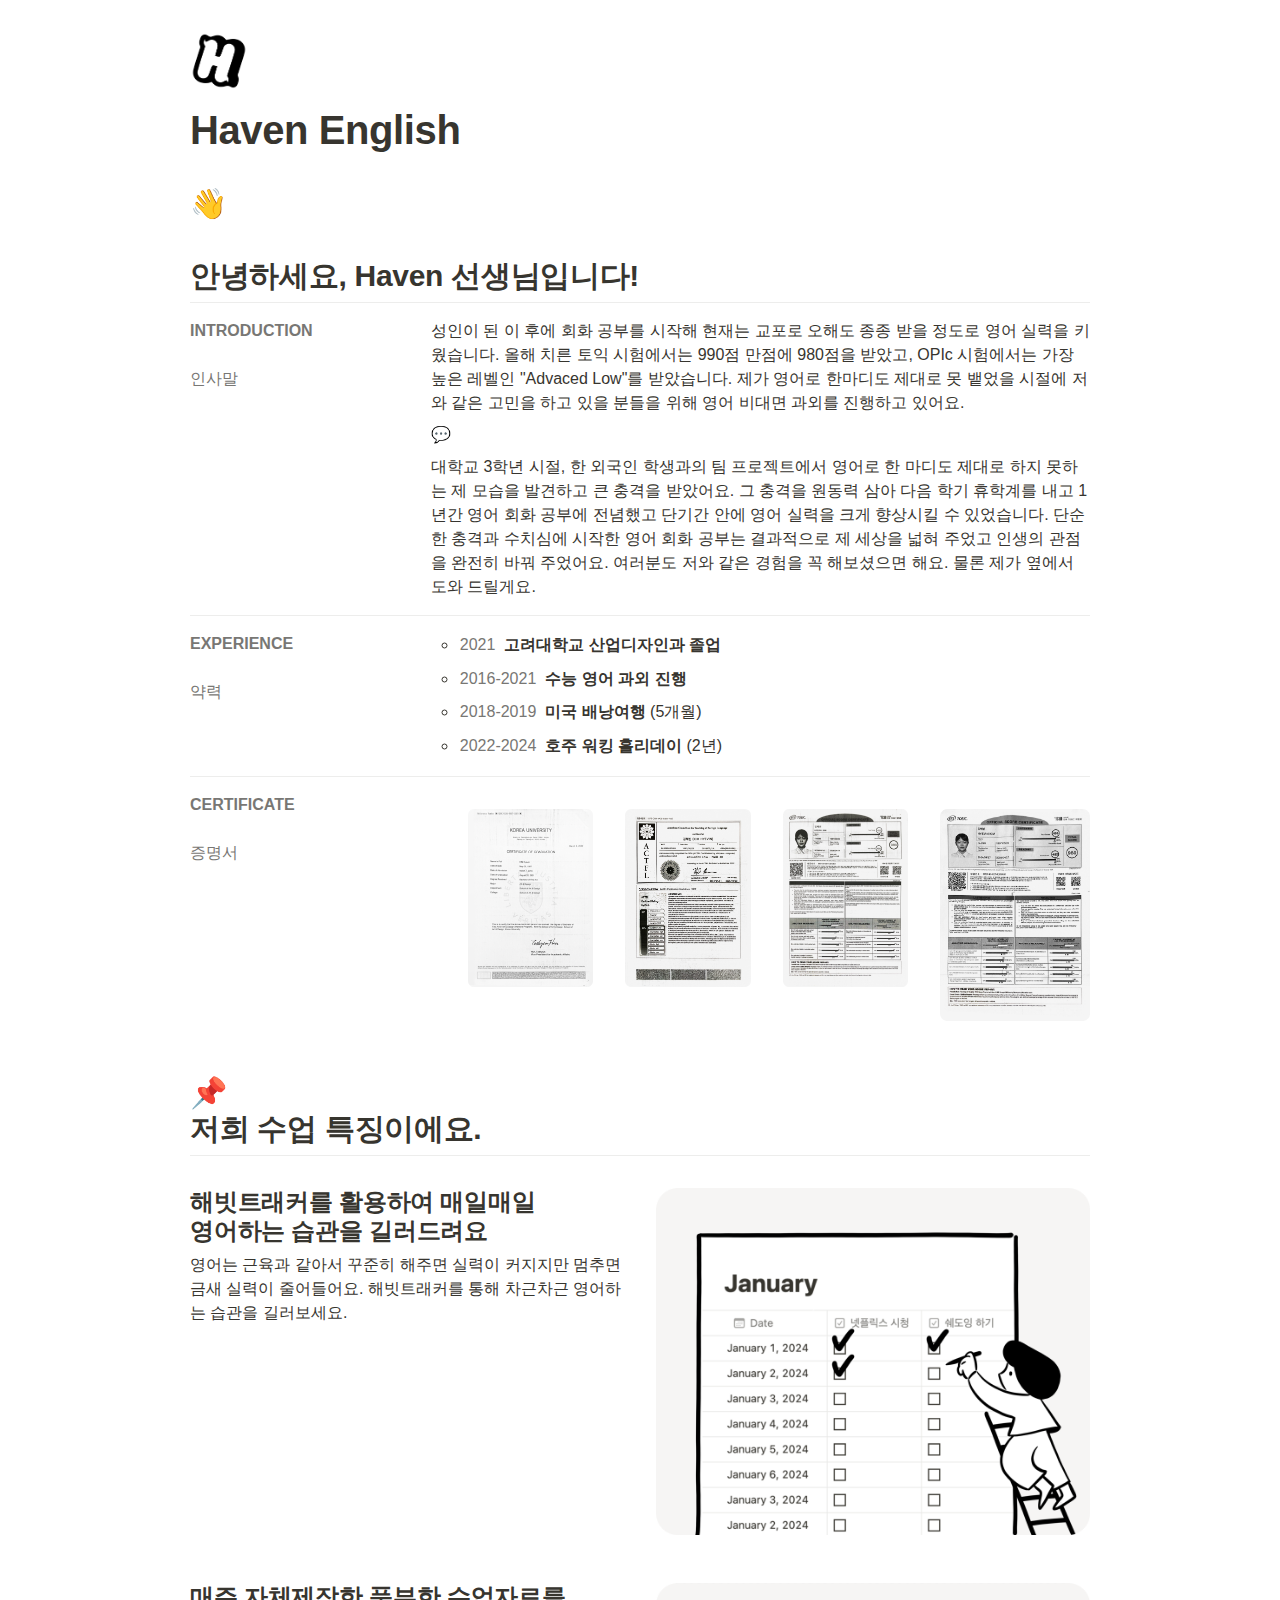
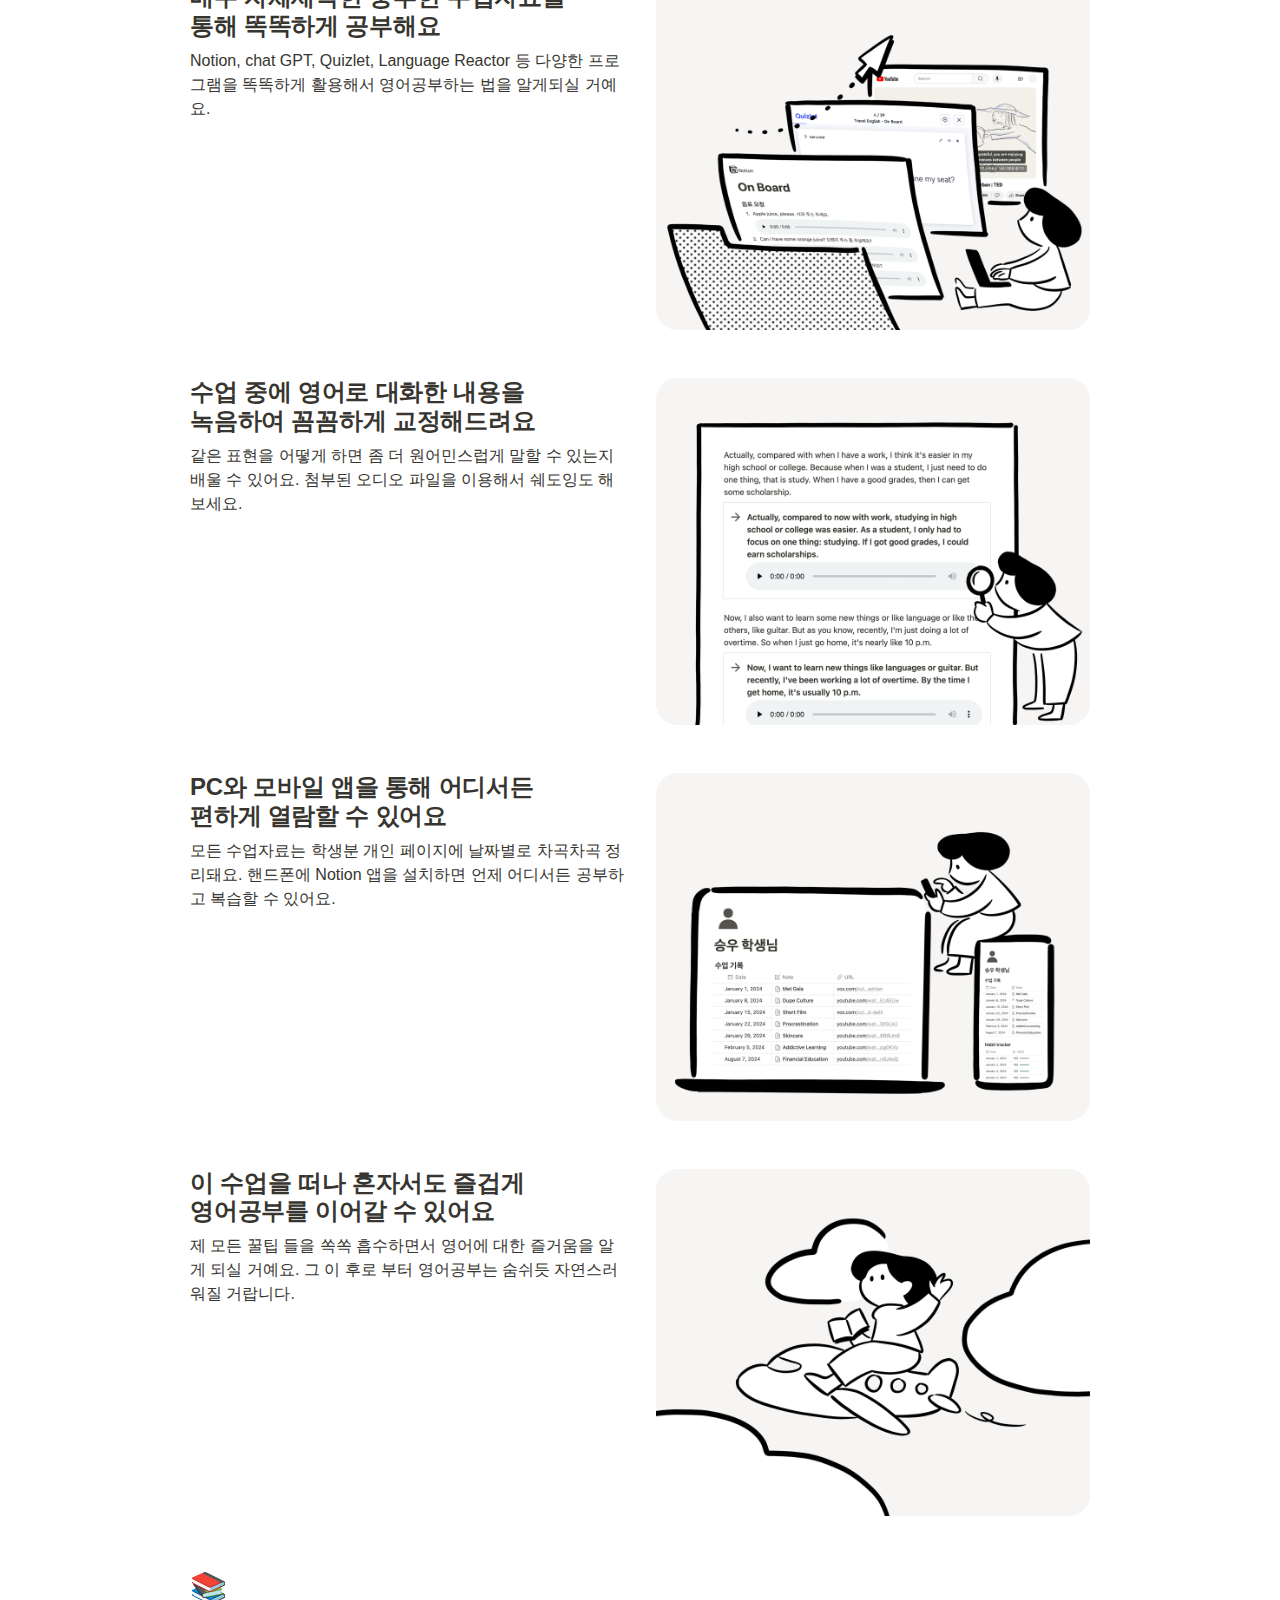
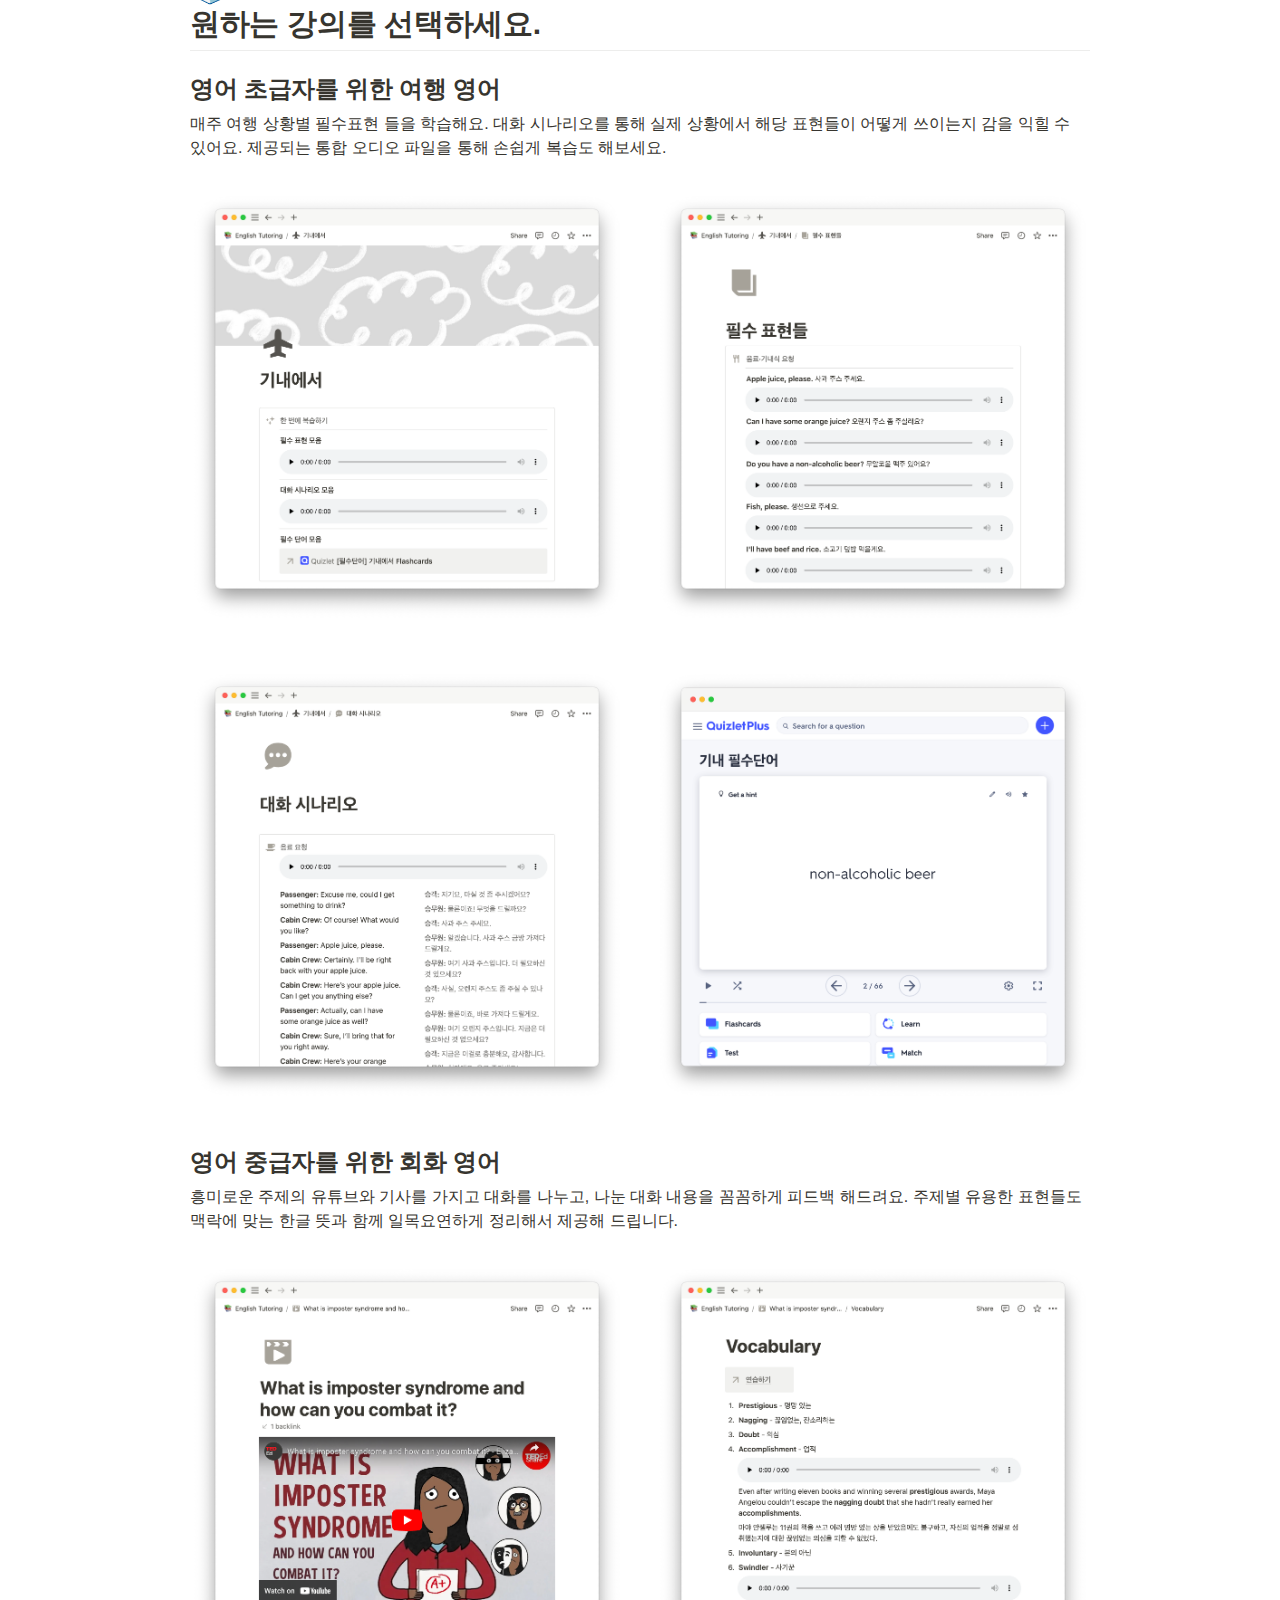
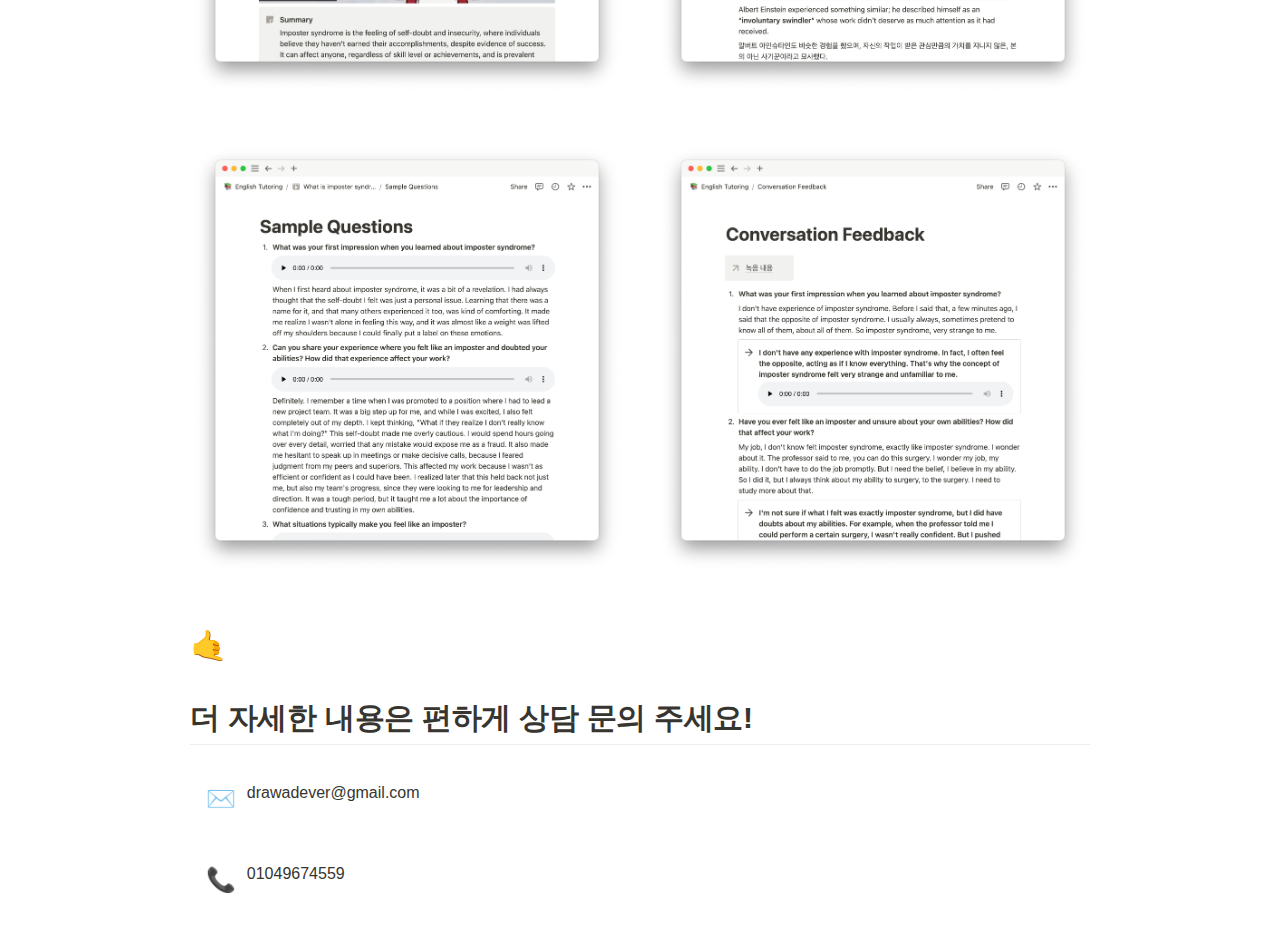
<file: Haven English 6dfee51e5676427c95401fa38d648b0f.html>
<html><head><meta http-equiv="Content-Type" content="text/html; charset=utf-8"/><title>Haven English</title><style>
/* cspell:disable-file */
/* webkit printing magic: print all background colors */
html {
	-webkit-print-color-adjust: exact;
}
* {
	box-sizing: border-box;
	-webkit-print-color-adjust: exact;
}

html,
body {
	margin: 0;
	padding: 0;
}
@media only screen {
	body {
		margin: 2em auto;
		max-width: 900px;
		color: rgb(55, 53, 47);
	}
}

body {
	line-height: 1.5;
	white-space: pre-wrap;
}

a,
a.visited {
	color: inherit;
	text-decoration: underline;
}

.pdf-relative-link-path {
	font-size: 80%;
	color: #444;
}

h1,
h2,
h3 {
	letter-spacing: -0.01em;
	line-height: 1.2;
	font-weight: 600;
	margin-bottom: 0;
}

.page-title {
	font-size: 2.5rem;
	font-weight: 700;
	margin-top: 0;
	margin-bottom: 0.75em;
}

h1 {
	font-size: 1.875rem;
	margin-top: 1.875rem;
}

h2 {
	font-size: 1.5rem;
	margin-top: 1.5rem;
}

h3 {
	font-size: 1.25rem;
	margin-top: 1.25rem;
}

.source {
	border: 1px solid #ddd;
	border-radius: 3px;
	padding: 1.5em;
	word-break: break-all;
}

.callout {
	border-radius: 3px;
	padding: 1rem;
}

figure {
	margin: 1.25em 0;
	page-break-inside: avoid;
}

figcaption {
	opacity: 0.5;
	font-size: 85%;
	margin-top: 0.5em;
}

mark {
	background-color: transparent;
}

.indented {
	padding-left: 1.5em;
}

hr {
	background: transparent;
	display: block;
	width: 100%;
	height: 1px;
	visibility: visible;
	border: none;
	border-bottom: 1px solid rgba(55, 53, 47, 0.09);
}

img {
	max-width: 100%;
}

@media only print {
	img {
		max-height: 100vh;
		object-fit: contain;
	}
}

@page {
	margin: 1in;
}

.collection-content {
	font-size: 0.875rem;
}

.column-list {
	display: flex;
	justify-content: space-between;
}

.column {
	padding: 0 1em;
}

.column:first-child {
	padding-left: 0;
}

.column:last-child {
	padding-right: 0;
}

.table_of_contents-item {
	display: block;
	font-size: 0.875rem;
	line-height: 1.3;
	padding: 0.125rem;
}

.table_of_contents-indent-1 {
	margin-left: 1.5rem;
}

.table_of_contents-indent-2 {
	margin-left: 3rem;
}

.table_of_contents-indent-3 {
	margin-left: 4.5rem;
}

.table_of_contents-link {
	text-decoration: none;
	opacity: 0.7;
	border-bottom: 1px solid rgba(55, 53, 47, 0.18);
}

table,
th,
td {
	border: 1px solid rgba(55, 53, 47, 0.09);
	border-collapse: collapse;
}

table {
	border-left: none;
	border-right: none;
}

th,
td {
	font-weight: normal;
	padding: 0.25em 0.5em;
	line-height: 1.5;
	min-height: 1.5em;
	text-align: left;
}

th {
	color: rgba(55, 53, 47, 0.6);
}

ol,
ul {
	margin: 0;
	margin-block-start: 0.6em;
	margin-block-end: 0.6em;
}

li > ol:first-child,
li > ul:first-child {
	margin-block-start: 0.6em;
}

ul > li {
	list-style: disc;
}

ul.to-do-list {
	padding-inline-start: 0;
}

ul.to-do-list > li {
	list-style: none;
}

.to-do-children-checked {
	text-decoration: line-through;
	opacity: 0.375;
}

ul.toggle > li {
	list-style: none;
}

ul {
	padding-inline-start: 1.7em;
}

ul > li {
	padding-left: 0.1em;
}

ol {
	padding-inline-start: 1.6em;
}

ol > li {
	padding-left: 0.2em;
}

.mono ol {
	padding-inline-start: 2em;
}

.mono ol > li {
	text-indent: -0.4em;
}

.toggle {
	padding-inline-start: 0em;
	list-style-type: none;
}

/* Indent toggle children */
.toggle > li > details {
	padding-left: 1.7em;
}

.toggle > li > details > summary {
	margin-left: -1.1em;
}

.selected-value {
	display: inline-block;
	padding: 0 0.5em;
	background: rgba(206, 205, 202, 0.5);
	border-radius: 3px;
	margin-right: 0.5em;
	margin-top: 0.3em;
	margin-bottom: 0.3em;
	white-space: nowrap;
}

.collection-title {
	display: inline-block;
	margin-right: 1em;
}

.page-description {
    margin-bottom: 2em;
}

.simple-table {
	margin-top: 1em;
	font-size: 0.875rem;
	empty-cells: show;
}
.simple-table td {
	height: 29px;
	min-width: 120px;
}

.simple-table th {
	height: 29px;
	min-width: 120px;
}

.simple-table-header-color {
	background: rgb(247, 246, 243);
	color: black;
}
.simple-table-header {
	font-weight: 500;
}

time {
	opacity: 0.5;
}

.icon {
	display: inline-block;
	max-width: 1.2em;
	max-height: 1.2em;
	text-decoration: none;
	vertical-align: text-bottom;
	margin-right: 0.5em;
}

img.icon {
	border-radius: 3px;
}

.user-icon {
	width: 1.5em;
	height: 1.5em;
	border-radius: 100%;
	margin-right: 0.5rem;
}

.user-icon-inner {
	font-size: 0.8em;
}

.text-icon {
	border: 1px solid #000;
	text-align: center;
}

.page-cover-image {
	display: block;
	object-fit: cover;
	width: 100%;
	max-height: 30vh;
}

.page-header-icon {
	font-size: 3rem;
	margin-bottom: 1rem;
}

.page-header-icon-with-cover {
	margin-top: -0.72em;
	margin-left: 0.07em;
}

.page-header-icon img {
	border-radius: 3px;
}

.link-to-page {
	margin: 1em 0;
	padding: 0;
	border: none;
	font-weight: 500;
}

p > .user {
	opacity: 0.5;
}

td > .user,
td > time {
	white-space: nowrap;
}

input[type="checkbox"] {
	transform: scale(1.5);
	margin-right: 0.6em;
	vertical-align: middle;
}

p {
	margin-top: 0.5em;
	margin-bottom: 0.5em;
}

.image {
	border: none;
	margin: 1.5em 0;
	padding: 0;
	border-radius: 0;
	text-align: center;
}

.code,
code {
	background: rgba(135, 131, 120, 0.15);
	border-radius: 3px;
	padding: 0.2em 0.4em;
	border-radius: 3px;
	font-size: 85%;
	tab-size: 2;
}

code {
	color: #eb5757;
}

.code {
	padding: 1.5em 1em;
}

.code-wrap {
	white-space: pre-wrap;
	word-break: break-all;
}

.code > code {
	background: none;
	padding: 0;
	font-size: 100%;
	color: inherit;
}

blockquote {
	font-size: 1.25em;
	margin: 1em 0;
	padding-left: 1em;
	border-left: 3px solid rgb(55, 53, 47);
}

.bookmark {
	text-decoration: none;
	max-height: 8em;
	padding: 0;
	display: flex;
	width: 100%;
	align-items: stretch;
}

.bookmark-title {
	font-size: 0.85em;
	overflow: hidden;
	text-overflow: ellipsis;
	height: 1.75em;
	white-space: nowrap;
}

.bookmark-text {
	display: flex;
	flex-direction: column;
}

.bookmark-info {
	flex: 4 1 180px;
	padding: 12px 14px 14px;
	display: flex;
	flex-direction: column;
	justify-content: space-between;
}

.bookmark-image {
	width: 33%;
	flex: 1 1 180px;
	display: block;
	position: relative;
	object-fit: cover;
	border-radius: 1px;
}

.bookmark-description {
	color: rgba(55, 53, 47, 0.6);
	font-size: 0.75em;
	overflow: hidden;
	max-height: 4.5em;
	word-break: break-word;
}

.bookmark-href {
	font-size: 0.75em;
	margin-top: 0.25em;
}

.sans { font-family: ui-sans-serif, -apple-system, BlinkMacSystemFont, "Segoe UI Variable Display", "Segoe UI", Helvetica, "Apple Color Emoji", Arial, sans-serif, "Segoe UI Emoji", "Segoe UI Symbol"; }
.code { font-family: "SFMono-Regular", Menlo, Consolas, "PT Mono", "Liberation Mono", Courier, monospace; }
.serif { font-family: Lyon-Text, Georgia, ui-serif, serif; }
.mono { font-family: iawriter-mono, Nitti, Menlo, Courier, monospace; }
.pdf .sans { font-family: Inter, ui-sans-serif, -apple-system, BlinkMacSystemFont, "Segoe UI Variable Display", "Segoe UI", Helvetica, "Apple Color Emoji", Arial, sans-serif, "Segoe UI Emoji", "Segoe UI Symbol", 'Twemoji', 'Noto Color Emoji', 'Noto Sans CJK JP'; }
.pdf:lang(zh-CN) .sans { font-family: Inter, ui-sans-serif, -apple-system, BlinkMacSystemFont, "Segoe UI Variable Display", "Segoe UI", Helvetica, "Apple Color Emoji", Arial, sans-serif, "Segoe UI Emoji", "Segoe UI Symbol", 'Twemoji', 'Noto Color Emoji', 'Noto Sans CJK SC'; }
.pdf:lang(zh-TW) .sans { font-family: Inter, ui-sans-serif, -apple-system, BlinkMacSystemFont, "Segoe UI Variable Display", "Segoe UI", Helvetica, "Apple Color Emoji", Arial, sans-serif, "Segoe UI Emoji", "Segoe UI Symbol", 'Twemoji', 'Noto Color Emoji', 'Noto Sans CJK TC'; }
.pdf:lang(ko-KR) .sans { font-family: Inter, ui-sans-serif, -apple-system, BlinkMacSystemFont, "Segoe UI Variable Display", "Segoe UI", Helvetica, "Apple Color Emoji", Arial, sans-serif, "Segoe UI Emoji", "Segoe UI Symbol", 'Twemoji', 'Noto Color Emoji', 'Noto Sans CJK KR'; }
.pdf .code { font-family: Source Code Pro, "SFMono-Regular", Menlo, Consolas, "PT Mono", "Liberation Mono", Courier, monospace, 'Twemoji', 'Noto Color Emoji', 'Noto Sans Mono CJK JP'; }
.pdf:lang(zh-CN) .code { font-family: Source Code Pro, "SFMono-Regular", Menlo, Consolas, "PT Mono", "Liberation Mono", Courier, monospace, 'Twemoji', 'Noto Color Emoji', 'Noto Sans Mono CJK SC'; }
.pdf:lang(zh-TW) .code { font-family: Source Code Pro, "SFMono-Regular", Menlo, Consolas, "PT Mono", "Liberation Mono", Courier, monospace, 'Twemoji', 'Noto Color Emoji', 'Noto Sans Mono CJK TC'; }
.pdf:lang(ko-KR) .code { font-family: Source Code Pro, "SFMono-Regular", Menlo, Consolas, "PT Mono", "Liberation Mono", Courier, monospace, 'Twemoji', 'Noto Color Emoji', 'Noto Sans Mono CJK KR'; }
.pdf .serif { font-family: PT Serif, Lyon-Text, Georgia, ui-serif, serif, 'Twemoji', 'Noto Color Emoji', 'Noto Serif CJK JP'; }
.pdf:lang(zh-CN) .serif { font-family: PT Serif, Lyon-Text, Georgia, ui-serif, serif, 'Twemoji', 'Noto Color Emoji', 'Noto Serif CJK SC'; }
.pdf:lang(zh-TW) .serif { font-family: PT Serif, Lyon-Text, Georgia, ui-serif, serif, 'Twemoji', 'Noto Color Emoji', 'Noto Serif CJK TC'; }
.pdf:lang(ko-KR) .serif { font-family: PT Serif, Lyon-Text, Georgia, ui-serif, serif, 'Twemoji', 'Noto Color Emoji', 'Noto Serif CJK KR'; }
.pdf .mono { font-family: PT Mono, iawriter-mono, Nitti, Menlo, Courier, monospace, 'Twemoji', 'Noto Color Emoji', 'Noto Sans Mono CJK JP'; }
.pdf:lang(zh-CN) .mono { font-family: PT Mono, iawriter-mono, Nitti, Menlo, Courier, monospace, 'Twemoji', 'Noto Color Emoji', 'Noto Sans Mono CJK SC'; }
.pdf:lang(zh-TW) .mono { font-family: PT Mono, iawriter-mono, Nitti, Menlo, Courier, monospace, 'Twemoji', 'Noto Color Emoji', 'Noto Sans Mono CJK TC'; }
.pdf:lang(ko-KR) .mono { font-family: PT Mono, iawriter-mono, Nitti, Menlo, Courier, monospace, 'Twemoji', 'Noto Color Emoji', 'Noto Sans Mono CJK KR'; }
.highlight-default {
	color: rgba(55, 53, 47, 1);
}
.highlight-gray {
	color: rgba(120, 119, 116, 1);
	fill: rgba(120, 119, 116, 1);
}
.highlight-brown {
	color: rgba(159, 107, 83, 1);
	fill: rgba(159, 107, 83, 1);
}
.highlight-orange {
	color: rgba(217, 115, 13, 1);
	fill: rgba(217, 115, 13, 1);
}
.highlight-yellow {
	color: rgba(203, 145, 47, 1);
	fill: rgba(203, 145, 47, 1);
}
.highlight-teal {
	color: rgba(68, 131, 97, 1);
	fill: rgba(68, 131, 97, 1);
}
.highlight-blue {
	color: rgba(51, 126, 169, 1);
	fill: rgba(51, 126, 169, 1);
}
.highlight-purple {
	color: rgba(144, 101, 176, 1);
	fill: rgba(144, 101, 176, 1);
}
.highlight-pink {
	color: rgba(193, 76, 138, 1);
	fill: rgba(193, 76, 138, 1);
}
.highlight-red {
	color: rgba(212, 76, 71, 1);
	fill: rgba(212, 76, 71, 1);
}
.highlight-default_background {
	color: rgba(55, 53, 47, 1);
}
.highlight-gray_background {
	background: rgba(241, 241, 239, 1);
}
.highlight-brown_background {
	background: rgba(244, 238, 238, 1);
}
.highlight-orange_background {
	background: rgba(251, 236, 221, 1);
}
.highlight-yellow_background {
	background: rgba(251, 237, 214, 1);
}
.highlight-teal_background {
	background: rgba(237, 243, 236, 1);
}
.highlight-blue_background {
	background: rgba(231, 243, 248, 1);
}
.highlight-purple_background {
	background: rgba(244, 240, 247, 0.8);
}
.highlight-pink_background {
	background: rgba(249, 238, 243, 0.8);
}
.highlight-red_background {
	background: rgba(253, 235, 236, 1);
}
.block-color-default {
	color: inherit;
	fill: inherit;
}
.block-color-gray {
	color: rgba(120, 119, 116, 1);
	fill: rgba(120, 119, 116, 1);
}
.block-color-brown {
	color: rgba(159, 107, 83, 1);
	fill: rgba(159, 107, 83, 1);
}
.block-color-orange {
	color: rgba(217, 115, 13, 1);
	fill: rgba(217, 115, 13, 1);
}
.block-color-yellow {
	color: rgba(203, 145, 47, 1);
	fill: rgba(203, 145, 47, 1);
}
.block-color-teal {
	color: rgba(68, 131, 97, 1);
	fill: rgba(68, 131, 97, 1);
}
.block-color-blue {
	color: rgba(51, 126, 169, 1);
	fill: rgba(51, 126, 169, 1);
}
.block-color-purple {
	color: rgba(144, 101, 176, 1);
	fill: rgba(144, 101, 176, 1);
}
.block-color-pink {
	color: rgba(193, 76, 138, 1);
	fill: rgba(193, 76, 138, 1);
}
.block-color-red {
	color: rgba(212, 76, 71, 1);
	fill: rgba(212, 76, 71, 1);
}
.block-color-default_background {
	color: inherit;
	fill: inherit;
}
.block-color-gray_background {
	background: rgba(241, 241, 239, 1);
}
.block-color-brown_background {
	background: rgba(244, 238, 238, 1);
}
.block-color-orange_background {
	background: rgba(251, 236, 221, 1);
}
.block-color-yellow_background {
	background: rgba(251, 237, 214, 1);
}
.block-color-teal_background {
	background: rgba(237, 243, 236, 1);
}
.block-color-blue_background {
	background: rgba(231, 243, 248, 1);
}
.block-color-purple_background {
	background: rgba(244, 240, 247, 0.8);
}
.block-color-pink_background {
	background: rgba(249, 238, 243, 0.8);
}
.block-color-red_background {
	background: rgba(253, 235, 236, 1);
}
.select-value-color-uiBlue { background-color: rgba(35, 131, 226, .07); }
.select-value-color-pink { background-color: rgba(245, 224, 233, 1); }
.select-value-color-purple { background-color: rgba(232, 222, 238, 1); }
.select-value-color-green { background-color: rgba(219, 237, 219, 1); }
.select-value-color-gray { background-color: rgba(227, 226, 224, 1); }
.select-value-color-transparentGray { background-color: rgba(227, 226, 224, 0); }
.select-value-color-translucentGray { background-color: rgba(0, 0, 0, 0.06); }
.select-value-color-orange { background-color: rgba(250, 222, 201, 1); }
.select-value-color-brown { background-color: rgba(238, 224, 218, 1); }
.select-value-color-red { background-color: rgba(255, 226, 221, 1); }
.select-value-color-yellow { background-color: rgba(249, 228, 188, 1); }
.select-value-color-blue { background-color: rgba(211, 229, 239, 1); }
.select-value-color-pageGlass { background-color: undefined; }
.select-value-color-washGlass { background-color: undefined; }

.checkbox {
	display: inline-flex;
	vertical-align: text-bottom;
	width: 16;
	height: 16;
	background-size: 16px;
	margin-left: 2px;
	margin-right: 5px;
}

.checkbox-on {
	background-image: url("data:image/svg+xml;charset=UTF-8,%3Csvg%20width%3D%2216%22%20height%3D%2216%22%20viewBox%3D%220%200%2016%2016%22%20fill%3D%22none%22%20xmlns%3D%22http%3A%2F%2Fwww.w3.org%2F2000%2Fsvg%22%3E%0A%3Crect%20width%3D%2216%22%20height%3D%2216%22%20fill%3D%22%2358A9D7%22%2F%3E%0A%3Cpath%20d%3D%22M6.71429%2012.2852L14%204.9995L12.7143%203.71436L6.71429%209.71378L3.28571%206.2831L2%207.57092L6.71429%2012.2852Z%22%20fill%3D%22white%22%2F%3E%0A%3C%2Fsvg%3E");
}

.checkbox-off {
	background-image: url("data:image/svg+xml;charset=UTF-8,%3Csvg%20width%3D%2216%22%20height%3D%2216%22%20viewBox%3D%220%200%2016%2016%22%20fill%3D%22none%22%20xmlns%3D%22http%3A%2F%2Fwww.w3.org%2F2000%2Fsvg%22%3E%0A%3Crect%20x%3D%220.75%22%20y%3D%220.75%22%20width%3D%2214.5%22%20height%3D%2214.5%22%20fill%3D%22white%22%20stroke%3D%22%2336352F%22%20stroke-width%3D%221.5%22%2F%3E%0A%3C%2Fsvg%3E");
}
	
</style></head><body><article id="6dfee51e-5676-427c-9540-1fa38d648b0f" class="page sans"><header><div class="page-header-icon undefined"><img class="icon" src="Haven%20English%206dfee51e5676427c95401fa38d648b0f/%25E1%2584%2592%25E1%2585%25A2%25E1%2584%258B%25E1%2585%25B5%25E1%2584%2587%25E1%2585%25B3%25E1%2586%25AB-%25E1%2584%2585%25E1%2585%25A9%25E1%2584%2580%25E1%2585%25A9-big.png"/></div><h1 class="page-title">Haven English</h1><p class="page-description"></p></header><div class="page-body"><h1 id="a85f0192-5bab-4500-afff-139323331034" class="">👋<br/><br/><strong>안녕하세요, Haven 선생님입니다!</strong></h1><hr id="83951d46-f4c2-4605-b06b-4be6530c967c"/><div id="e1d301c6-b7a3-4619-9561-1c3cbbcedb28" class="column-list"><div id="344de3ab-a786-4190-8a15-feaddc76abbd" style="width:25%" class="column"><p id="2516499a-3850-42e9-81ea-8edd47c9337e" class="block-color-gray"><strong>INTRODUCTION<br/><br/></strong>인사말</p></div><div id="de19d09f-2773-474d-9632-63ab8e38bf5c" style="width:75%" class="column"><p id="d8e61b3c-acf2-490a-afb3-b6b78f3e1ca1" class="">성인이 된 이 후에 회화 공부를 시작해 현재는 교포로 오해도 종종 받을 정도로 영어 실력을 키웠습니다. 올해 치른 토익 시험에서는 990점 만점에 980점을 받았고, OPIc 시험에서는 가장 높은 레벨인 &quot;Advaced Low&quot;를 받았습니다. 제가 영어로 한마디도 제대로 못 뱉었을 시절에 저와 같은 고민을 하고 있을 분들을 위해 영어 비대면 과외를 진행하고 있어요.</p><p id="81c121c6-2349-4634-a626-d09dcd594d3c" class="">💬</p><p id="3238a9db-c26d-4458-b700-b9e0b264a866" class="">대학교 3학년 시절, 한 외국인 학생과의 팀 프로젝트에서 영어로 한 마디도 제대로 하지 못하는 제 모습을 발견하고 큰 충격을 받았어요. 그 충격을 원동력 삼아 다음 학기 휴학계를 내고 1년간 영어 회화 공부에 전념했고 단기간 안에 영어 실력을 크게 향상시킬 수 있었습니다. 단순한 충격과 수치심에 시작한 영어 회화 공부는 결과적으로 제 세상을 넓혀 주었고 인생의 관점을 완전히 바꿔 주었어요. 여러분도 저와 같은 경험을 꼭 해보셨으면 해요. 물론 제가 옆에서 도와 드릴게요.</p></div></div><hr id="85a577c3-484e-4dfb-a23a-d00dac31359d"/><div id="ece74a17-9c7b-463a-a333-2070dfc6e6db" class="column-list"><div id="3be503b5-694e-4b3d-a1f8-daef9ecd9b66" style="width:25%" class="column"><p id="87dc8be3-6d6a-425c-81c7-cfd39b7fdd39" class="block-color-default"><mark class="highlight-gray"><strong>EXPERIENCE<br/><br/></strong></mark><mark class="highlight-gray">약력</mark></p></div><div id="fb767787-6b2d-42c4-a352-f27041a292a1" style="width:75%" class="column"><ul id="7271c866-133e-47f9-aef0-10cb4d04f6d5" class="block-color-default bulleted-list"><li style="list-style-type:circle"><mark class="highlight-gray">2021</mark>  <strong>고려대학교 산업디자인과 졸업</strong></li></ul><ul id="0efcaeb5-2bf3-4fae-8d5a-8a34e53dc5f4" class="block-color-default bulleted-list"><li style="list-style-type:circle"><mark class="highlight-gray">2016-2021</mark>  <strong>수능 영어 과외 진행</strong></li></ul><ul id="65c164b5-4ef4-4585-b240-e6b1c0d66c08" class="block-color-default bulleted-list"><li style="list-style-type:circle"><mark class="highlight-gray">2018-2019</mark>  <strong>미국 배낭여행</strong> (5개월)</li></ul><ul id="76e6babc-c11b-439c-895b-510d6e0b52f9" class="block-color-default bulleted-list"><li style="list-style-type:circle"><mark class="highlight-gray">2022-2024</mark>  <strong>호주 워킹 홀리데이</strong> (2년)</li></ul></div></div><hr id="23d51fa3-3416-44f6-a19a-1a98584eb571"/><div id="0e6e596e-16c8-4d1b-abfe-fa324a19b951" class="column-list"><div id="10904cf1-15a6-40a4-9e08-af9f0cad2113" style="width:29.090909090909093%" class="column"><p id="6485d033-a339-4e41-9685-2d6102fd23c9" class="block-color-default"><mark class="highlight-gray"><strong>CERTIFICATE<br/><br/></strong></mark><mark class="highlight-gray">증명서</mark></p></div><div id="05ca005d-8402-42fd-a3b6-62f522a44446" style="width:17.5%" class="column"><figure id="7cb82a4a-4246-4dec-9614-1beaa7612176" class="image"><a href="Haven%20English%206dfee51e5676427c95401fa38d648b0f/1.png"><img style="width:1000px" src="Haven%20English%206dfee51e5676427c95401fa38d648b0f/1.png"/></a></figure></div><div id="e22ae5dd-9d88-4b6e-a653-811740a18113" style="width:17.5%" class="column"><figure id="e0cdb7a8-f279-4574-ac31-98735215bf00" class="image"><a href="Haven%20English%206dfee51e5676427c95401fa38d648b0f/2.png"><img style="width:1000px" src="Haven%20English%206dfee51e5676427c95401fa38d648b0f/2.png"/></a></figure></div><div id="16d64745-bbde-4685-a4d3-c75d0b664c27" style="width:17.5%" class="column"><figure id="adee303d-b25f-4936-b242-5f3865b8323d" class="image"><a href="Haven%20English%206dfee51e5676427c95401fa38d648b0f/3.png"><img style="width:1000px" src="Haven%20English%206dfee51e5676427c95401fa38d648b0f/3.png"/></a></figure></div><div id="4d4edd5d-58b8-462d-a78d-35dde6a6d67a" style="width:18.40909090909092%" class="column"><figure id="a9e89b3b-edb0-4a6c-a897-6257a36fc2b0" class="image"><a href="Haven%20English%206dfee51e5676427c95401fa38d648b0f/4.png"><img style="width:1000px" src="Haven%20English%206dfee51e5676427c95401fa38d648b0f/4.png"/></a></figure></div></div><h1 id="0a1c6992-e11d-4933-a13b-5da7726c7af0" class="">📌<br/>저희 수업 특징이에요.<br/></h1><hr id="5b406a5e-1cbc-48c9-bc9f-a87aede8c4a8"/><div id="123533b1-f0b4-4cab-81be-85e8a0f4cf3f" class="column-list"><div id="a94288e0-22b4-43a9-b544-6698db672b67" style="width:50.000000000000014%" class="column"><h2 id="2d374315-4536-4ae2-9d0f-ec2f41836cfe" class="">해빗트래커를 활용하여 매일매일<br/>영어하는 습관을 길러드려요<br/></h2><p id="e15f9f74-e184-4cb0-9c17-1d909285b4b9" class="">영어는 근육과 같아서 꾸준히 해주면 실력이 커지지만 멈추면 금새 실력이 줄어들어요. 해빗트래커를 통해 차근차근 영어하는 습관을 길러보세요.</p></div><div id="0c00b6ab-0338-45fe-b4fa-064add4935e9" style="width:50%" class="column"><figure id="f065621d-1caa-43d3-98f4-c43419424a85" class="image"><a href="Haven%20English%206dfee51e5676427c95401fa38d648b0f/1%201.png"><img style="width:751px" src="Haven%20English%206dfee51e5676427c95401fa38d648b0f/1%201.png"/></a></figure></div></div><div id="94ea003b-8636-413f-9488-199e01968839" class="column-list"><div id="e4a29d63-3257-4abf-9150-bd68f8f9afbf" style="width:50.00000000000002%" class="column"><h2 id="86b5b42d-ffc6-41fd-a3a3-49d230449da5" class="">매주 자체제작한 풍부한 수업자료를<br/>통해 똑똑하게 공부해요<br/></h2><p id="70f7510c-f667-4003-81c6-dec04a419b0d" class="">Notion, chat GPT, Quizlet, Language Reactor 등 다양한 프로그램을 똑똑하게 활용해서 영어공부하는 법을 알게되실 거예요.</p></div><div id="66f07a4a-9c74-4ac0-823e-c80305b44e0a" style="width:50%" class="column"><figure id="5bfeda03-b7cb-4aa3-9de8-deb309209dee" class="image"><a href="Haven%20English%206dfee51e5676427c95401fa38d648b0f/2%201.png"><img style="width:751px" src="Haven%20English%206dfee51e5676427c95401fa38d648b0f/2%201.png"/></a></figure></div></div><div id="43d2a9ea-bcc7-4574-83f2-4b5bcdc87302" class="column-list"><div id="dd07bd54-108e-4324-837f-9b71e455c161" style="width:50%" class="column"><h2 id="11a05540-cb78-419a-9b25-a542e53686cc" class="">수업 중에 영어로 대화한 내용을<br/>녹음하여 꼼꼼하게 교정해드려요<br/></h2><p id="cc3e1ed0-381c-4b12-ad0d-456a756cf2ed" class="">같은 표현을 어떻게 하면 좀 더 원어민스럽게 말할 수 있는지 배울 수 있어요. 첨부된 오디오 파일을 이용해서 쉐도잉도 해 보세요.</p></div><div id="f29bd381-5cf2-4f9b-afbf-c6c24443ebee" style="width:50.00000000000004%" class="column"><figure id="d60132b2-91b7-4ca1-af5e-18de97e48122" class="image"><a href="Haven%20English%206dfee51e5676427c95401fa38d648b0f/3%201.png"><img style="width:751px" src="Haven%20English%206dfee51e5676427c95401fa38d648b0f/3%201.png"/></a></figure></div></div><div id="d921bbde-bd18-4116-b831-6b006754ccb6" class="column-list"><div id="80adf741-c923-4e9d-9672-c2acf8224908" style="width:50%" class="column"><h2 id="865b1113-324f-48dc-8a71-b6d814a5ba51" class="">PC와 모바일 앱을 통해 어디서든<br/>편하게 열람할 수 있어요<br/></h2><p id="937c4ed7-10bb-4981-b9d7-bee8ad2b88f0" class="">모든 수업자료는 학생분 개인 페이지에 날짜별로 차곡차곡 정리돼요. 핸드폰에 Notion 앱을 설치하면 언제 어디서든 공부하고 복습할 수 있어요.</p></div><div id="771acd5f-f55b-4cc8-a5aa-e33de2f9267c" style="width:50%" class="column"><figure id="d8129064-34e4-46f9-81c6-99727d6a4def" class="image"><a href="Haven%20English%206dfee51e5676427c95401fa38d648b0f/4%201.png"><img style="width:751px" src="Haven%20English%206dfee51e5676427c95401fa38d648b0f/4%201.png"/></a></figure></div></div><div id="029bea09-a1db-42c0-96d9-f95b8948be9a" class="column-list"><div id="e6b61dbd-3e9b-4086-a338-6d75b94ccec9" style="width:50.000000000000014%" class="column"><h2 id="f14fb08b-da8a-4320-83ec-f43a33770e24" class="">이 수업을 떠나 혼자서도 즐겁게<br/>영어공부를 이어갈 수 있어요<br/></h2><p id="d25b59dd-86a9-463a-8a26-7d7a15777d71" class="">제 모든 꿀팁 들을 쏙쏙 흡수하면서 영어에 대한 즐거움을 알게 되실 거예요. 그 이 후로 부터 영어공부는 숨쉬듯 자연스러워질 거랍니다.</p></div><div id="93f56828-8346-4f90-8c75-4b63ea09e478" style="width:50%" class="column"><figure id="6c360633-990e-4228-97f7-8ec15b5c96d5" class="image"><a href="Haven%20English%206dfee51e5676427c95401fa38d648b0f/5.png"><img style="width:751px" src="Haven%20English%206dfee51e5676427c95401fa38d648b0f/5.png"/></a></figure></div></div><h1 id="4ec00bec-9907-424b-80e0-23d64d0913b0" class="">📚<br/>원하는 강의를 선택하세요.<br/></h1><hr id="d18d56b9-001e-4eac-9b36-be36f864780c"/><h2 id="8e186cc6-5fa2-4627-b677-f9919f7190da" class="block-color-default"><strong>영어 초급자를 위한 여행 영어</strong></h2><p id="e56983fc-f2b8-4e12-a248-6ef988fc59fb" class="">매주 여행 상황별 필수표현 들을 학습해요. 대화 시나리오를 통해 실제 상황에서 해당 표현들이 어떻게 쓰이는지 감을 익힐 수 있어요. 제공되는 통합 오디오 파일을 통해 손쉽게 복습도 해보세요.</p><div id="c2430695-4377-43f3-af03-e457b5465f96" class="column-list"><div id="c8097862-0c1d-4afc-bb88-6e067921cabe" style="width:50%" class="column"><figure id="51030693-33eb-4ae9-bca4-2efa9387618e" class="image"><a href="Haven%20English%206dfee51e5676427c95401fa38d648b0f/1%202.png"><img style="width:1914px" src="Haven%20English%206dfee51e5676427c95401fa38d648b0f/1%202.png"/></a></figure></div><div id="436ee8c4-11ec-4120-8c34-ba844e94adbc" style="width:50%" class="column"><figure id="3900ef36-06ca-4102-ae73-a743531d0500" class="image"><a href="Haven%20English%206dfee51e5676427c95401fa38d648b0f/2%202.png"><img style="width:1914px" src="Haven%20English%206dfee51e5676427c95401fa38d648b0f/2%202.png"/></a></figure></div></div><div id="9ff6f4f0-b36e-40d3-ba1c-8698b3fa2eae" class="column-list"><div id="edc137fe-376f-4780-ad67-3de565b98fb4" style="width:50%" class="column"><figure id="7fee699d-f997-4536-8b40-926a662376b2" class="image"><a href="Haven%20English%206dfee51e5676427c95401fa38d648b0f/3%202.png"><img style="width:1914px" src="Haven%20English%206dfee51e5676427c95401fa38d648b0f/3%202.png"/></a></figure></div><div id="459ef749-83ec-49e4-9047-fd545b63003d" style="width:50%" class="column"><figure id="3242a8b8-bd9c-402a-849d-0b1f344428bd" class="image"><a href="Haven%20English%206dfee51e5676427c95401fa38d648b0f/4%202.png"><img style="width:1914px" src="Haven%20English%206dfee51e5676427c95401fa38d648b0f/4%202.png"/></a></figure></div></div><h2 id="855e5462-7f26-44e7-9afd-244bad8e3792" class="block-color-default"><strong>영어 중급자를 위한 회화 영어</strong></h2><p id="7d92d92f-2cdb-4d78-943c-23f90758c0e4" class="">흥미로운 주제의 유튜브와 기사를 가지고 대화를 나누고, 나눈 대화 내용을 꼼꼼하게 피드백 해드려요. 주제별 유용한 표현들도 맥락에 맞는 한글 뜻과 함께 일목요연하게 정리해서 제공해 드립니다.</p><div id="9eeb22b0-978e-48a7-90ac-2c6244f4966f" class="column-list"><div id="2afcb4e2-d2e3-4030-9a08-64cfd79f94b8" style="width:50%" class="column"><figure id="7d1df44b-91a0-4ec6-89aa-e2bd925fd409" class="image"><a href="Haven%20English%206dfee51e5676427c95401fa38d648b0f/1%203.png"><img style="width:1914px" src="Haven%20English%206dfee51e5676427c95401fa38d648b0f/1%203.png"/></a></figure></div><div id="bd957c27-ee7e-44c0-ae85-083543ac55d0" style="width:50%" class="column"><figure id="74288e29-0ee0-4966-9592-03f1c45e0dc5" class="image"><a href="Haven%20English%206dfee51e5676427c95401fa38d648b0f/2%203.png"><img style="width:1914px" src="Haven%20English%206dfee51e5676427c95401fa38d648b0f/2%203.png"/></a></figure></div></div><div id="2ac237a3-167a-40d9-be46-a73d27e6abca" class="column-list"><div id="a9e04e17-2df8-4f51-9839-8d4637a67085" style="width:50%" class="column"><figure id="640ef2c8-deaa-478f-9eca-7b6b47e7d95d" class="image"><a href="Haven%20English%206dfee51e5676427c95401fa38d648b0f/3%203.png"><img style="width:1914px" src="Haven%20English%206dfee51e5676427c95401fa38d648b0f/3%203.png"/></a></figure></div><div id="5cf2458c-f70a-4aa0-a4c9-5058a3577545" style="width:50%" class="column"><figure id="72064f61-3527-4a31-8ade-3eb0ab3dded3" class="image"><a href="Haven%20English%206dfee51e5676427c95401fa38d648b0f/4%203.png"><img style="width:653px" src="Haven%20English%206dfee51e5676427c95401fa38d648b0f/4%203.png"/></a></figure></div></div><h1 id="e44d514c-c5f9-4938-850c-b1600e69b533" class="block-color-default"><mark class="highlight-gray"><strong>🤙<br/><br/></strong></mark>더 자세한 내용은 편하게 상담 문의 주세요!</h1><hr id="173d9d0b-3b58-462d-9f84-aa005e005023"/><figure class="block-color-default callout" style="white-space:pre-wrap;display:flex" id="538dabf2-b6e3-4770-9ed9-915586e16389"><div style="font-size:1.5em"><span class="icon">✉️</span></div><div style="width:100%">drawadever@gmail.com</div></figure><figure class="block-color-default callout" style="white-space:pre-wrap;display:flex" id="07d216d2-e0d4-479a-87fa-15792fca7b6a"><div style="font-size:1.5em"><span class="icon">📞</span></div><div style="width:100%">01049674559</div></figure></div></article><span class="sans" style="font-size:14px;padding-top:2em"></span></body></html>
</file>
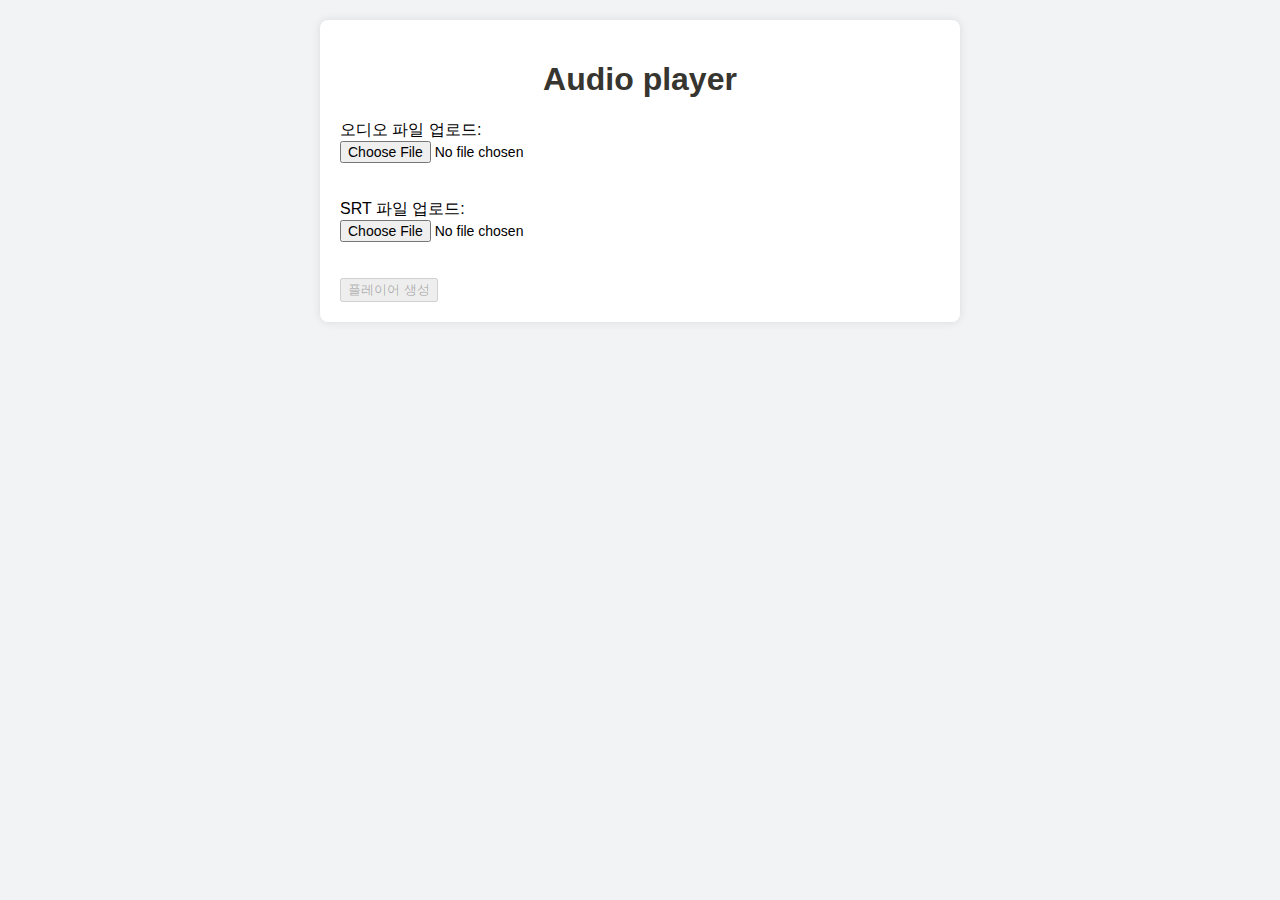
<file: audio_player/audio_player.html>
<!DOCTYPE html>
<html lang="ko">
<head>
    <meta charset="UTF-8">
    <meta name="viewport" content="width=device-width, initial-scale=1.0">
    <title>Audio player</title>
    <link rel="stylesheet" href="styles.css">
</head>
<body>
    <div class="container">
        <h1>Audio player</h1>
        <form id="uploadForm">
            <label for="audioFile">오디오 파일 업로드:</label>
            <input type="file" id="audioFile" accept="audio/*">
            <br><br>
            <label for="srtFile">SRT 파일 업로드:</label>
            <input type="file" id="srtFile" accept=".srt">
            <br><br>
            <button type="button" id="generateButton" disabled>플레이어 생성</button>
        </form>
        <div id="playerContainer"></div>
    </div>
    
    <!-- JavaScript 파일을 포함 -->
    <script src="script.js"></script>
</body>
</html>
</file>
<file: audio_player/styles.css>
/* 전반적인 페이지 스타일 */
body {
    font-family: Arial, sans-serif;
    background-color: #f1f3f4;
    margin: 0;
    padding: 0;
    display: flex;
    justify-content: center;
    align-items: flex-start;
    min-height: 100vh;
    height: auto;
    overflow: auto;
}

/* 컨테이너 스타일 */
.container {
    background-color: #ffffff;
    padding: 20px;
    border-radius: 8px;
    box-shadow: 0 0 10px rgba(0, 0, 0, 0.1);
    width: 100%;
    max-width: 600px;
    margin: 20px;
}

/* 헤딩 스타일 */
h1 {
    text-align: center;
    color: #37352f;
    font-size: 32px;
}

/* 파일 입력 스타일 */
input[type="file"] {
    display: block;
    font-size: 14px;
}

/* 오디오 플레이어 스타일 */
audio {
    display: block;
    margin: 20px auto;
    width: 100%;
}

/* 변환된 텍스트 스타일 */
#subtitle {
    margin-top: 20px;
    white-space: pre-wrap;
    word-wrap: break-word;
    line-height: 1.5;
    color: #37352f;
    font-size: 16px;
}

/* 단어 기본 스타일 */
#subtitle span {
    margin-right: 5px; /* 단어 간 간격 유지 */
}

/* 텍스트의 단어 호버 시 스타일 */
#subtitle span:hover {
    background-color: #ededed;
    padding: 2px;
    margin: -2px 3px -2px -2px;
    border-radius: 4px;
    cursor: pointer;
}
</file>
